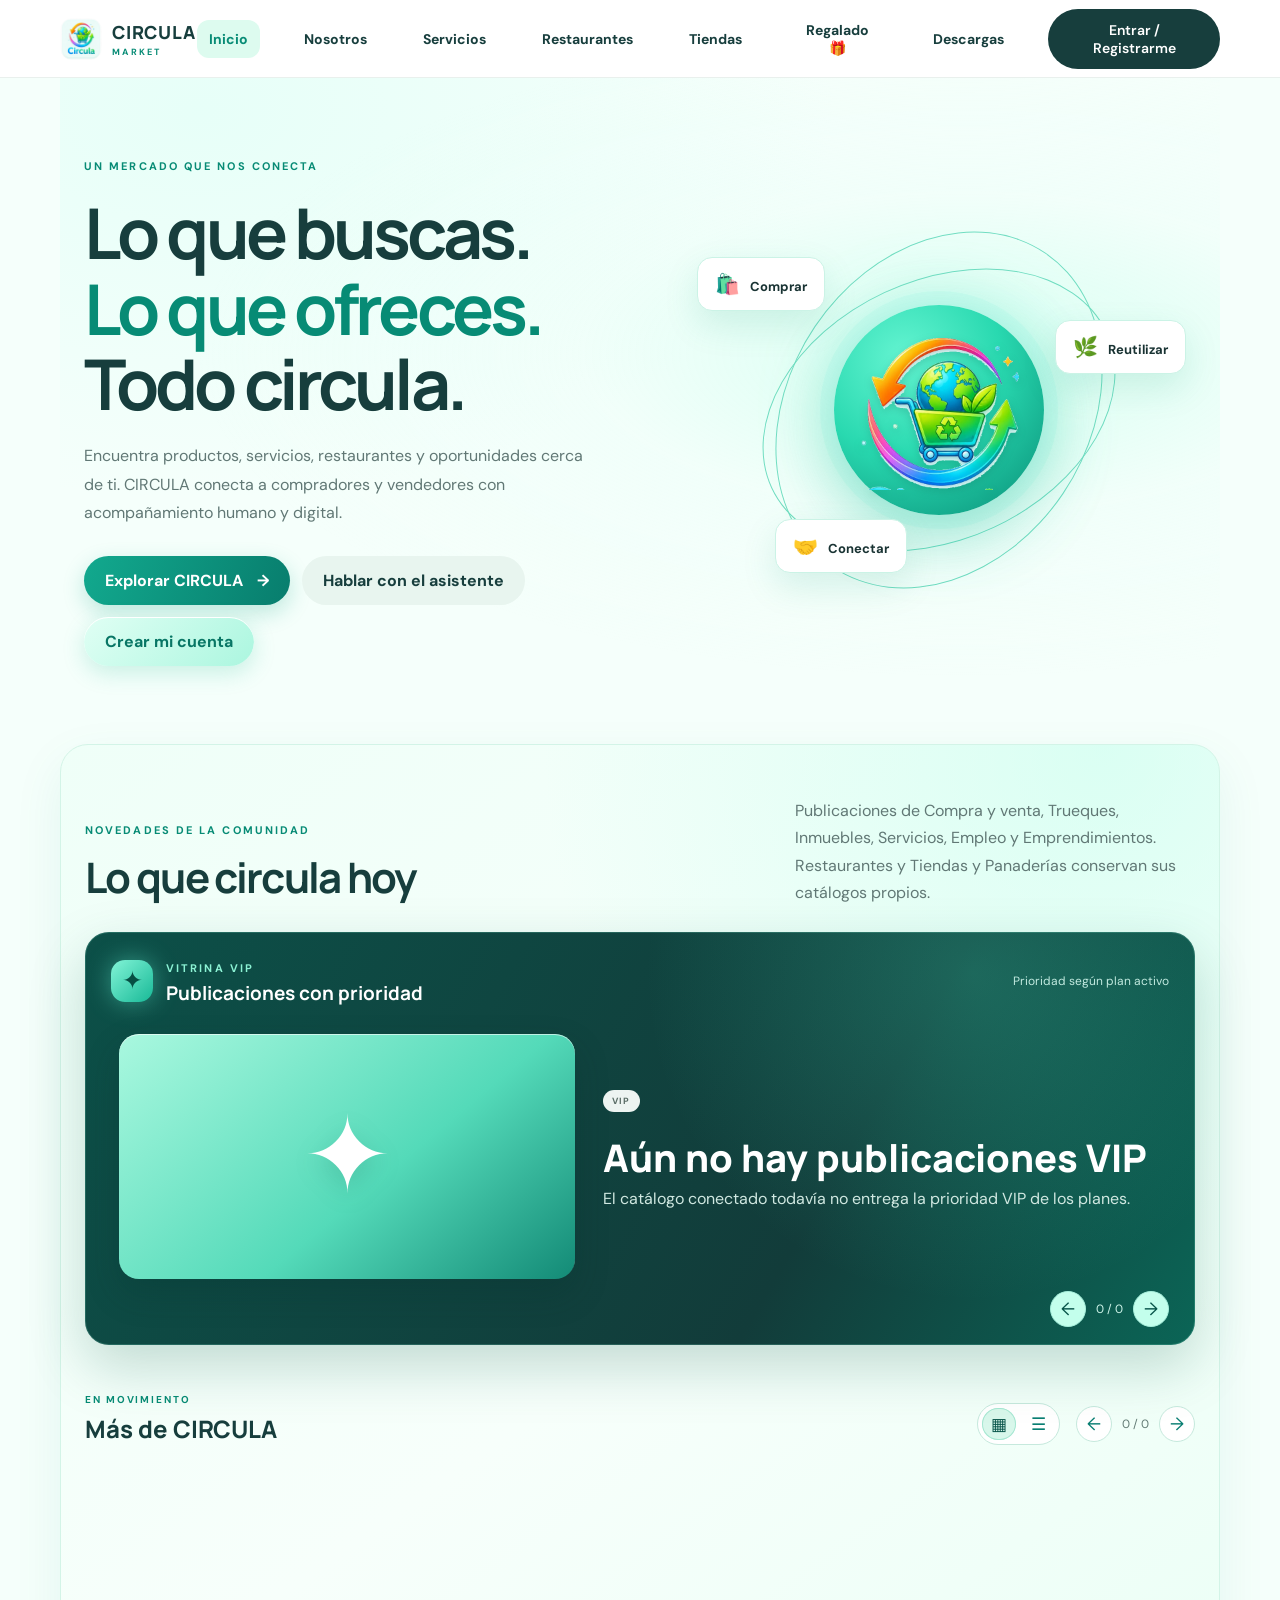
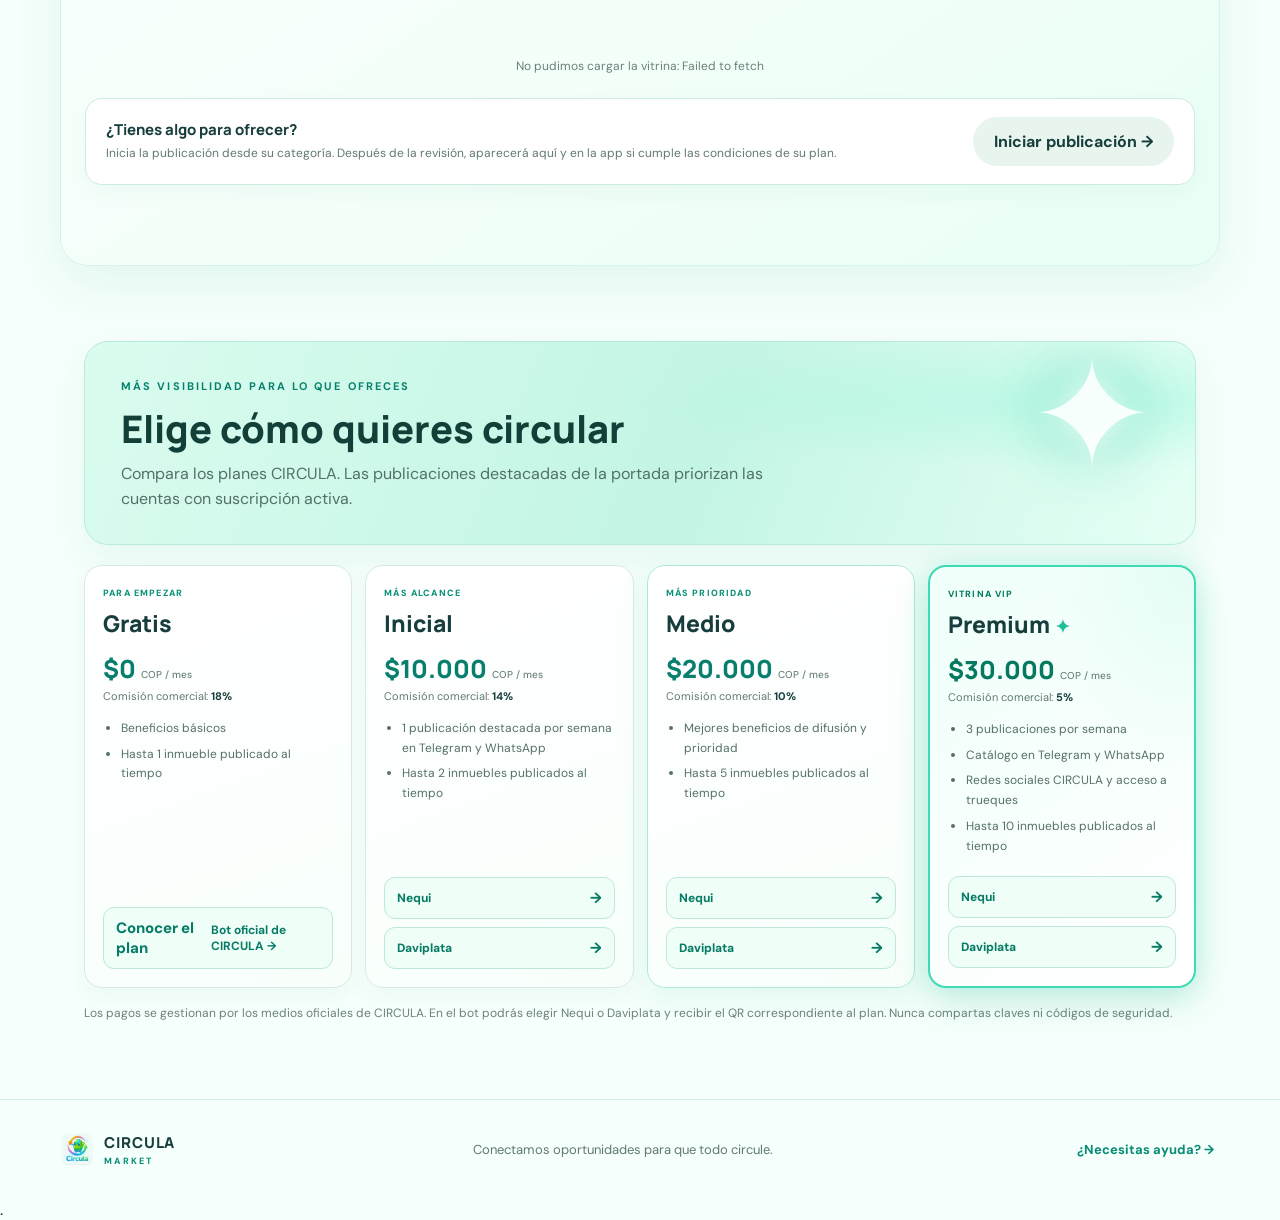
<file: index.html>
<!doctype html>
<html lang="es">
<head>
  <meta charset="utf-8">
  <meta name="viewport" content="width=device-width, initial-scale=1">
  <meta name="theme-color" content="#22c6a3">
  <meta name="description" content="CIRCULA Market conecta personas, negocios y servicios en Colombia.">
  <title>CIRCULA Market</title>
  <link rel="icon" href="assets/circula_logo.jpg">
  <link rel="stylesheet" href="styles.css">
  <link rel="stylesheet" href="styles-bright.css">
  <link rel="stylesheet" href="homepage.css">
  <link rel="stylesheet" href="share.css">
  <link rel="stylesheet" href="password-eye.css">
</head>
<body>
  <header class="topbar">
    <a class="brand" href="#inicio" data-page="inicio" aria-label="CIRCULA Market, inicio">
      <img src="assets/circula_logo.jpg" alt="" width="42" height="42">
      <span>CIRCULA <small>MARKET</small></span>
    </a>
    <button class="menu-toggle" id="menu-toggle" aria-label="Abrir menú" aria-expanded="false">☰</button>
    <nav id="main-nav" aria-label="Navegación principal">
      <button type="button" data-page="inicio" class="page-link active">Inicio</button>
      <button type="button" data-page="nosotros" class="page-link">Nosotros</button>
      <button type="button" data-page="servicios" class="page-link">Servicios</button>
      <button type="button" data-page="restaurantes" class="page-link">Restaurantes</button>
      <button type="button" data-page="tiendas" class="page-link">Tiendas</button>
      <button type="button" data-page="regalado" class="page-link" title="Regala artículos que ya no necesitas o conoce cómo solicitar uno con tu cuenta CIRCULA.">Regalado 🎁</button>
      <button type="button" data-page="descargas" class="page-link">Descargas</button>
      <button type="button" class="page-link" id="mi-suscripcion-nav" hidden data-open-request="mi_suscripcion">📅 Mi suscripción</button>
      <button class="nav-account" data-view="cuenta">Entrar / Registrarme</button>
    </nav>
  </header>

  <main>
    <section class="hero" id="inicio" data-page-section="inicio">
      <div class="hero-copy">
        <span class="eyebrow">UN MERCADO QUE NOS CONECTA</span>
        <h1>Lo que buscas.<br><em>Lo que ofreces.</em><br>Todo circula.</h1>
        <p>Encuentra productos, servicios, restaurantes y oportunidades cerca de ti. CIRCULA conecta a compradores y vendedores con acompañamiento humano y digital.</p>
        <div class="hero-actions"><a class="button primary" href="#explorar">Explorar CIRCULA <span>→</span></a><button class="button soft" data-view="asistente">Hablar con el asistente</button><button class="button account-glow" data-view="cuenta" data-auth-mode="register">Crear mi cuenta</button></div>
      </div>
      <div class="hero-art" aria-hidden="true"><div class="orbit orbit-one"></div><div class="orbit orbit-two"></div><div class="hero-mark"><img src="assets/circula_logo_mark.png" alt=""></div><div class="float-card card-buy">🛍️ <span>Comprar</span></div><div class="float-card card-sell">🌿 <span>Reutilizar</span></div><div class="float-card card-services">🤝 <span>Conectar</span></div></div>
    </section>

    <section class="section about-page" id="nosotros" data-page-section="nosotros" hidden>
      <div class="section-heading"><div><span class="eyebrow">QUIÉNES SOMOS</span><h2>En CIRCULA, las oportunidades se encuentran</h2></div></div>
      <div class="about-grid"><article><span class="about-icon">↻</span><h3>Conectamos</h3><p>CIRCULA ayuda a personas, emprendimientos y negocios a encontrarse para comprar, vender, intercambiar y ofrecer servicios en Colombia.</p></article><article><span class="about-icon">🤝</span><h3>Acompañamos</h3><p>El bot y el asistente virtual orientan cada paso. Cuando hace falta, el equipo humano puede continuar la conversación.</p></article><article><span class="about-icon">🌱</span><h3>Hacemos circular</h3><p>Queremos que productos, talentos, espacios y servicios tengan más oportunidades de llegar a quien los necesita.</p></article></div>
      <div class="about-assistant"><div><span class="eyebrow">¿QUIERES CONOCERNOS MEJOR?</span><h3>Chatea con el asistente de CIRCULA</h3><p>Cuéntanos qué buscas y te ayudaremos a encontrar el siguiente paso.</p></div><button class="button primary" data-view="asistente">Chatear con nosotros →</button></div>
    </section>

    <section class="downloads-page" id="descargas" data-page-section="descargas" hidden>
      <div class="download-hero"><div class="download-copy"><span class="eyebrow">CIRCULA CONTIGO</span><h1>Todo lo que circula,<br><em>en tu celular.</em></h1><p>Prueba la versión beta para Android de CIRCULA Market y explora productos, restaurantes, servicios y oportunidades desde tu teléfono.</p><div class="download-actions"><a class="button primary download-cta" href="#descargas" aria-disabled="true">Abrir descarga en Google Drive</a><span class="download-platform">Android · Archivo APK beta para pruebas</span></div><p class="download-status" id="download-status" role="status">Se abrirá Google Drive; allí pulsa Descargar para guardar CirculaM.apk. Beta de prueba, no Google Play.</p></div>
        <div class="phone-preview" aria-label="Vista ilustrativa de CIRCULA en un celular"><div class="phone-frame"><div class="phone-camera"></div><div class="phone-screen"><div class="phone-top"><img src="assets/circula_logo.jpg" alt=""><span><b>CIRCULA</b><small>MARKET</small></span><span class="phone-user">●</span></div><div class="phone-welcome"><small>TODO CIRCULA</small><strong>¿Qué buscas hoy?</strong><span>Encuentra oportunidades cerca de ti.</span></div><div class="phone-categories"><span>🛍️<small>Productos</small></span><span>🍽️<small>Restaurantes</small></span><span>✨<small>Servicios</small></span><span>🏡<small>Inmuebles</small></span></div><div class="phone-feature"><small>DESTACADO</small><b>Descubre CIRCULA</b><span>Personas y negocios conectados</span></div><div class="phone-nav"><span>⌂</span><span>♡</span><span>＋</span><span>☰</span></div></div></div><span class="phone-orbit phone-orbit-one"></span><span class="phone-orbit phone-orbit-two"></span></div></div>
      <div class="download-details"><article class="download-card download-android"><span class="download-icon">🤖</span><div><span class="eyebrow">ANDROID</span><h2>Descarga directa</h2><p>El enlace abre Google Drive; pulsa Descargar para guardar CirculaM.apk. Esta beta no corresponde a Google Play.</p><span class="release-badge" id="release-version">Próximamente</span></div><a class="button soft download-cta" href="#descargas" aria-disabled="true">Abrir descarga en Google Drive</a></article><article class="download-card"><span class="download-icon">🍎</span><div><span class="eyebrow">IPHONE Y IPAD</span><h2>Versión para iOS</h2><p>La descarga para iPhone se anunciará cuando la app esté disponible en la tienda correspondiente.</p><span class="release-badge">Próximamente</span></div></article></div>
      <div class="download-help"><div><span class="eyebrow">INSTALACIÓN SEGURA</span><h2>Descárgala desde CIRCULA</h2><p>La página abre Google Drive para descargar la beta. Android puede pedir permiso para instalar una APK descargada desde el navegador.</p></div><button type="button" class="button primary" data-view="asistente">¿Tienes dudas? Escríbenos →</button></div>
    </section>

    <section class="marketplace-home" id="vitrina" data-page-section="inicio">
      <div class="section-heading market-heading">
        <div><span class="eyebrow">NOVEDADES DE LA COMUNIDAD</span><h2>Lo que circula hoy</h2></div>
        <p>Publicaciones de Compra y venta, Trueques, Inmuebles, Servicios, Empleo y Emprendimientos. Restaurantes y Tiendas y Panaderías conservan sus catálogos propios.</p>
      </div>
      <section class="vip-showcase" aria-label="Vitrina VIP CIRCULA">
        <div class="vip-heading"><span class="vip-star">✦</span><div><span class="eyebrow">VITRINA VIP</span><h3>Publicaciones con prioridad</h3></div><span class="vip-note">Prioridad según plan activo</span></div>
        <div id="vip-feature" class="vip-feature" aria-live="polite"><div class="vip-placeholder">✦</div><div class="vip-copy"><span class="demo-badge">MUESTRA</span><h4>Cargando publicaciones destacadas…</h4><p>Las publicaciones aprobadas aparecerán aquí.</p></div></div>
        <div class="carousel-controls"><button type="button" id="vip-prev" aria-label="Publicación VIP anterior">←</button><span id="vip-count">0 / 0</span><button type="button" id="vip-next" aria-label="Siguiente publicación VIP">→</button></div>
      </section>
      <div class="market-subheading"><div><span class="eyebrow">EN MOVIMIENTO</span><h3>Más de CIRCULA</h3></div><div class="market-tools"><div class="market-view-switch" role="group" aria-label="Vista de publicaciones"><button type="button" id="market-view-grid" aria-label="Ver en cuadrícula" aria-pressed="true">▦</button><button type="button" id="market-view-list" aria-label="Ver en lista" aria-pressed="false">☰</button></div><div class="carousel-controls"><button type="button" id="market-prev" aria-label="Publicaciones anteriores">←</button><span id="market-count">0 / 0</span><button type="button" id="market-next" aria-label="Siguientes publicaciones">→</button></div></div></div>
      <div id="market-grid" class="market-grid" aria-live="polite"></div>
      <p id="market-status" class="market-status">Cargando publicaciones…</p>
      <div class="market-upload-callout"><div><strong>¿Tienes algo para ofrecer?</strong><span>Inicia la publicación desde su categoría. Después de la revisión, aparecerá aquí y en la app si cumple las condiciones de su plan.</span></div><button type="button" class="button soft" data-open-request="compra_venta_menu">Iniciar publicación →</button></div>
      <div class="market-admin-entry"><button type="button" id="admin-curate" class="button soft" hidden>Administrar publicaciones de portada</button><span id="demo-note" class="demo-note" hidden>Ejemplos demostrativos · no son publicaciones reales</span></div>
      <section id="admin-curation-panel" class="admin-curation-panel" hidden>
        <div class="admin-panel-heading"><div><span class="eyebrow">SOLO PERSONAL AUTORIZADO</span><h3>Alimentar la portada</h3></div><button type="button" id="admin-close" class="text-button">Cerrar ×</button></div>
        <p>Selecciona anuncios aprobados por el equipo. La imagen se toma de la publicación del usuario en el almacenamiento compartido; no se sube una copia a la web. La prioridad VIP se calcula con el plan y su estado de pago.</p>
        <div id="admin-listings" class="admin-listings"><p class="empty-state">Carga las publicaciones disponibles.</p></div><p id="admin-status" class="market-status" role="status"></p>
      </section>
    </section>

    <section class="plans-section" id="planes" data-page-section="inicio">
      <div class="plans-banner"><div><span class="eyebrow">MÁS VISIBILIDAD PARA LO QUE OFRECES</span><h2>Elige cómo quieres circular</h2><p>Compara los planes CIRCULA. Las publicaciones destacadas de la portada priorizan las cuentas con suscripción activa.</p></div><span class="plans-glow" aria-hidden="true">✦</span></div>
      <div class="plans-grid">
        <article class="plan-card"><span class="plan-label">PARA EMPEZAR</span><h3>Gratis</h3><p class="plan-price">$0 <small>COP / mes</small></p><p class="plan-commission">Comisión comercial: <b>18%</b></p><ul><li>Beneficios básicos</li><li>Hasta 1 inmueble publicado al tiempo</li></ul><a class="plan-pay" href="https://t.me/CIRCULAMarketbot" target="_blank" rel="noopener noreferrer"><span>Conocer el plan</span><b>Bot oficial de CIRCULA →</b></a></article>
        <article class="plan-card"><span class="plan-label">MÁS ALCANCE</span><h3>Inicial</h3><p class="plan-price">$10.000 <small>COP / mes</small></p><p class="plan-commission">Comisión comercial: <b>14%</b></p><ul><li>1 publicación destacada por semana en Telegram y WhatsApp</li><li>Hasta 2 inmuebles publicados al tiempo</li></ul><div class="plan-payment-actions"><button type="button" class="plan-pay" data-pay-plan="Inicial" data-provider="Nequi">Nequi <span>→</span></button><button type="button" class="plan-pay" data-pay-plan="Inicial" data-provider="Daviplata">Daviplata <span>→</span></button></div></article>
        <article class="plan-card plan-card-medium"><span class="plan-label">MÁS PRIORIDAD</span><h3>Medio</h3><p class="plan-price">$20.000 <small>COP / mes</small></p><p class="plan-commission">Comisión comercial: <b>10%</b></p><ul><li>Mejores beneficios de difusión y prioridad</li><li>Hasta 5 inmuebles publicados al tiempo</li></ul><div class="plan-payment-actions"><button type="button" class="plan-pay" data-pay-plan="Medio" data-provider="Nequi">Nequi <span>→</span></button><button type="button" class="plan-pay" data-pay-plan="Medio" data-provider="Daviplata">Daviplata <span>→</span></button></div></article>
        <article class="plan-card plan-card-premium"><span class="plan-label">VITRINA VIP</span><h3>Premium <span class="crown">✦</span></h3><p class="plan-price">$30.000 <small>COP / mes</small></p><p class="plan-commission">Comisión comercial: <b>5%</b></p><ul><li>3 publicaciones por semana</li><li>Catálogo en Telegram y WhatsApp</li><li>Redes sociales CIRCULA y acceso a trueques</li><li>Hasta 10 inmuebles publicados al tiempo</li></ul><div class="plan-payment-actions"><button type="button" class="plan-pay" data-pay-plan="Premium" data-provider="Nequi">Nequi <span>→</span></button><button type="button" class="plan-pay" data-pay-plan="Premium" data-provider="Daviplata">Daviplata <span>→</span></button></div></article>
      </div>
      <p class="payment-note">Los pagos se gestionan por los medios oficiales de CIRCULA. En el bot podrás elegir Nequi o Daviplata y recibir el QR correspondiente al plan. Nunca compartas claves ni códigos de seguridad.</p>
    </section>

    <section class="section regalado-page" id="regalado" data-page-section="regalado" hidden>
      <div class="regalado-banner">
        <div class="regalado-symbol" aria-hidden="true">🎁</div>
        <div><span class="eyebrow">DALE OTRA VUELTA</span><h2>Lo que ya no necesitas puede ser justo lo que alguien busca.</h2><p>En CIRCULA puedes ofrecer artículos para regalar y conocer las opciones para solicitar uno. Inicia sesión para continuar; las solicitudes para recibir regalos están sujetas al plan y a la revisión vigente.</p></div>
        <button type="button" class="button primary" data-open-request="regalado" title="Abre el flujo de CIRCULA para conocer las opciones disponibles.">Ver opciones de Regalado →</button>
      </div>
    </section>

    <section class="section" id="explorar" data-page-section="servicios" hidden>
      <div class="section-heading"><div><span class="eyebrow">¿QUÉ NECESITAS HOY?</span><h2>Encuentra tu camino</h2></div><p>Elige una opción para empezar. El equipo de CIRCULA puede acompañarte durante el proceso.</p></div>
      <div class="category-grid" aria-label="Categorías de CIRCULA">
        <article class="category-card" tabindex="0" data-help="Publica algo para vender o encuentra productos ofrecidos por otras personas y comercios."><span class="category-icon">🛍️</span><strong>Compra y venta</strong><small>Comprar, vender o hacer ambas cosas.</small><button type="button" class="text-button" data-open-request="compra_venta_menu">Ver opciones →</button></article>
        <article class="category-card" tabindex="0" data-help="Propón un intercambio de productos o bienes y cuéntanos qué te gustaría recibir a cambio."><span class="category-icon">🔄</span><strong>Trueques / Permutas</strong><small>Intercambia productos o bienes.</small><button type="button" class="text-button" data-open-request="trueque">Iniciar solicitud →</button></article>
        <article class="category-card" tabindex="0" data-help="Ofrece artículos que ya no necesitas o conoce cómo solicitar uno. Para recibir, inicia sesión y revisa los requisitos del plan vigente."><span class="category-icon">🎁</span><strong>Regalado</strong><small>Regala objetos o solicita recibirlos con un plan de pago activo.</small><button type="button" class="text-button" data-open-request="regalado">Ver opciones →</button></article>
        <article class="category-card" tabindex="0" data-help="Encuentra restaurantes por ciudad y tipo de comida, consulta sus menús o solicita vincular tu restaurante."><span class="category-icon">🍔</span><strong>Restaurantes</strong><small>Busca restaurantes o registra el tuyo.</small><button type="button" class="text-button" data-open-request="restaurantes">Ver opciones →</button></article>
        <article class="category-card" tabindex="0" data-help="Explora tiendas y panaderías por ubicación, o inicia la solicitud para vincular tu negocio y sus productos."><span class="category-icon">🏪</span><strong>Tiendas y Panaderías</strong><small>Explora comercios y solicita vincular el tuyo.</small><button type="button" class="text-button" data-open-request="tiendas">Ver opciones →</button></article>
        <article class="category-card" tabindex="0" data-help="Ofrece o busca servicios presenciales y virtuales: fontanería, carpintería, eventos, catering, internet, asistencia virtual, orientación en salud a distancia y más."><span class="category-icon">🛠️</span><strong>Servicios</strong><small>Ofrece o busca servicios presenciales y virtuales.</small><button type="button" class="text-button" data-open-request="servicios">Iniciar solicitud →</button></article>
        <article class="category-card" tabindex="0" data-help="Busca o publica inmuebles para venta o arriendo e indica la ciudad y el tipo de inmueble."><span class="category-icon">🏠</span><strong>Inmuebles</strong><small>Busca o publica para venta y arriendo.</small><button type="button" class="text-button" data-open-request="inmuebles">Ver opciones →</button></article>
        <article class="category-card" tabindex="0" data-help="Encuentra oportunidades de trabajo o registra una necesidad para conectar con personas trabajadoras."><span class="category-icon">💼</span><strong>Empleo</strong><small>Busca trabajo o encuentra trabajadores.</small><button type="button" class="text-button" data-open-request="empleo_menu">Ver opciones →</button></article>
        <article class="category-card" tabindex="0" data-help="Da visibilidad a tu emprendimiento o empresa y conecta con clientes, proveedores y oportunidades comerciales."><span class="category-icon">🚀</span><strong>Emprendedor / empresa</strong><small>Busca clientes o registra tu oferta empresarial.</small><button type="button" class="text-button" data-open-request="empresa">Ver opciones →</button></article>
        <article class="category-card" tabindex="0" data-help="Cuéntanos qué necesitas si no encuentras una categoría adecuada y te orientaremos sobre el siguiente paso."><span class="category-icon">💡</span><strong>Otra necesidad / asesor</strong><small>Cuéntanos qué necesitas y lo registramos.</small><button type="button" class="text-button" data-open-request="otra">Iniciar solicitud →</button></article>
      </div>
      <div class="account-invite">
        <div class="invite-symbol">✦</div>
        <div><span class="eyebrow">TU ESPACIO EN CIRCULA</span><h3>Regístrate o entra a tu cuenta</h3><p>Tu perfil, tus solicitudes y tu estado de verificación estarán vinculados a tu cuenta CIRCULA.</p></div>
        <div class="invite-actions"><button class="button primary" data-view="cuenta" data-auth-mode="register">Crear cuenta</button><button class="button invite-login" data-view="cuenta" data-auth-mode="login">Iniciar sesión</button></div>
      </div>
    </section>

    <section class="restaurant-section" id="tiendas" data-page-section="tiendas" hidden>
      <div class="restaurant-owner-banner"><div><span class="eyebrow">CIRCULA TIENDAS Y PANADERÍAS</span><h2>Productos esenciales cerca de ti</h2><p>Busca por ciudad, tipo de negocio y zona. Los productos solo aparecen después de ser aprobados; el pago se realiza directamente a la tienda.</p></div><button class="button white" id="store-owner-start">Registrar mi tienda desde el chat →</button></div>
      <div class="store-search">
        <label>Municipio o ciudad<input id="store-city" type="search" autocomplete="address-level2" placeholder="Busca y elige un municipio"></label>
        <label>Tipo de negocio<input id="store-type" type="search" placeholder="Ej. panadería"></label>
        <label>Barrio o zona<input id="store-zone" type="search" placeholder="Opcional"></label>
        <button class="button primary" id="store-search-button">Buscar productos</button>
      </div>
      <p id="store-location-status" class="location-status" role="status">Cargando el listado de municipios colombianos…</p>
      <div id="store-results" class="restaurant-grid" aria-live="polite"></div>
      <div class="store-plans">
        <h3>Suscripción mensual para comercios · sin comisión por venta</h3>
        <p>Hasta 50 productos: <strong>$50.000 COP/mes</strong> · Hasta 299 productos: <strong>$100.000 COP/mes</strong> · 300 o más: <strong>$200.000 COP/mes</strong>.</p>
        <p>El registro de cada tienda lo aprueba un administrador. Los productos aprobados son visibles en el catálogo; los casos dudosos pasan a revisión administrativa.</p>
      </div>
    </section>

    <section class="restaurant-section" id="restaurantes" data-page-section="restaurantes" hidden>
      <div class="restaurant-owner-banner"><div><span class="eyebrow">PARA RESTAURANTES</span><h2>¿Tienes un restaurante?</h2><p>¿Qué esperas para vincularlo a CIRCULA? Presenta tu negocio y crea un menú para que más personas te encuentren.</p></div><button class="button white" id="restaurant-owner-start">Registrar mi restaurante →</button></div>
      <form id="restaurant-register-form" class="category-request-form restaurant-register-form" hidden>
        <div class="section-heading"><div><span class="eyebrow">REGISTRO DIRECTO · WEB</span><h3>Vincula tu restaurante</h3></div><button type="button" class="text-button" id="restaurant-register-close">Cerrar ×</button></div>
        <label>Nombre del restaurante<input name="nombre" maxlength="120" required></label>
        <label>Descripción<textarea name="descripcion" maxlength="1200" rows="3"></textarea></label>
        <label>Municipio<input id="restaurant-register-city" name="municipio" list="colombia-municipalities" placeholder="Elige tu municipio" required></label>
        <label>Tipo de comida<select name="categoria_slug" id="restaurant-register-category" required></select></label>
        <label>Barrio o zona<input name="zona" maxlength="160"></label>
        <label>Horario<input name="horario" maxlength="240"></label>
        <label>Entrega<select name="modalidad_entrega" required><option value="">Elige una opción</option><option>Domicilio propio</option><option>Recoger en el restaurante</option><option>Por definir</option></select></label>
        <label>Logo o imagen del restaurante<input name="logo" type="file" accept="image/jpeg,image/png,image/webp" required></label>
        <label>Documento del negocio<input name="documento" type="file" accept="application/pdf,image/jpeg,image/png" required></label>
        <label>Tipo de documento<select name="documento_tipo" required><option value="">Elige el documento</option><option>RUT</option><option>Cámara de Comercio</option></select></label>
        <button class="button primary" type="submit">Enviar registro</button><p id="restaurant-register-status" class="status-note" role="status"></p>
      </form>
      <div class="restaurant-plan-banner"><div><span class="eyebrow">CRECE CON CIRCULA</span><h3>Haz que tu restaurante llegue más lejos</h3><p>Inicial incluye una publicación destacada semanal en Telegram y WhatsApp; Medio mejora la difusión y prioridad; Premium ofrece 3 publicaciones por semana, catálogo en Telegram y WhatsApp, promoción en redes CIRCULA y acceso a trueques. Los cupos vigentes son 2, 5 y 10 inmuebles para Inicial, Medio y Premium.</p></div><button class="button primary" data-page="inicio" data-scroll-target="planes">Ver planes y beneficios →</button></div>
      <div class="section-heading restaurant-heading"><div><span class="eyebrow">PARA QUIENES QUIEREN DISFRUTAR</span><h2>Encuentra tu próximo restaurante</h2></div><p>Busca por ciudad, centro poblado o tipo de comida.</p></div>
      <p class="section-intro">Busca por municipio o ciudad de Colombia. El listado oficial DIVIPOLA identifica cada municipio junto con su departamento.</p>
      <div class="restaurant-search"><label class="sr-only" for="catalog-city">Municipio o ciudad</label><input id="catalog-city" placeholder="Busca un municipio o ciudad" autocomplete="address-level2"><label class="sr-only" for="catalog-zone">Barrio o sector</label><input id="catalog-zone" placeholder="Barrio o sector (opcional)"><label for="catalog-type">Tipo de restaurante<select id="catalog-type" disabled><option value="">Cargando tipos de restaurante…</option></select></label><button id="catalog-search" class="button primary">Buscar restaurantes</button></div>
      <p id="location-status" class="location-status" aria-live="polite">Cargando el listado de municipios colombianos…</p>
      <p id="zone-status" class="location-status" role="status" hidden></p>
      <div class="restaurant-registration-hint"><span>¿Tu municipio, corregimiento o centro poblado no aparece?</span><button type="button" class="text-button" id="location-request">Pedir que lo agreguemos →</button></div>
      <div id="catalog-results" class="restaurant-grid"></div>
      <p class="status-note restaurant-disclaimer">En esta etapa puedes explorar perfiles y menús publicados. Los pedidos y pagos dentro de CIRCULA todavía requieren integración adicional. El bot permite a cada restaurante administrar categorías, productos, fotos, precios y descripciones; usa el asistente para iniciar la vinculación.</p>
    </section>

    <section class="assistant-band" id="asistente" data-page-section="nosotros" hidden>
      <div class="assistant-orb">✦</div><div><span class="eyebrow">SIEMPRE HAY UNA FORMA DE EMPEZAR</span><h2>¿Tienes una pregunta?</h2><p>El asistente de CIRCULA puede orientarte y ayudarte a encontrar el siguiente paso.</p></div><button class="button white" data-view="asistente">Conversar ahora <span>→</span></button>
    </section>

    <section class="panel section" id="app-view" hidden>
      <div class="view-header"><button id="back-home" class="back-button">← Inicio</button><span class="eyebrow" id="view-eyebrow">CIRCULA MARKET</span></div>
      <div id="menu-view" hidden></div>
      <div id="assistant-view" hidden>
        <h2>Asistente CIRCULA</h2><p class="section-intro">Conversa con el asistente para conocer opciones y resolver tus dudas.</p>
        <div id="chat-messages" class="chat-box" aria-live="polite"></div>
        <form id="chat-form" class="chat-compose"><label class="sr-only" for="chat-text">Tu mensaje o pie de foto</label><textarea id="chat-text" maxlength="1200" rows="2" placeholder="Escribe un mensaje o el pie de foto antes de adjuntar una imagen" required></textarea><label class="button soft chat-attach" for="chat-file" title="Adjuntar foto, video o documento">📎<span class="sr-only">Adjuntar archivo</span></label><input id="chat-file" type="file" accept="image/*,video/*,.pdf,.doc,.docx,.xls,.xlsx" hidden><button class="button primary" type="submit">Enviar ↑</button></form>
        <p id="chat-status" class="status-note" role="status"></p>
      </div>
      <div id="account-view" hidden>
        <h2>Mi cuenta CIRCULA</h2><p class="section-intro">Inicia sesión o solicita vincular tu cuenta existente. La verificación de identidad la revisa el equipo.</p>
        <div class="account-tabs"><button class="selected" data-auth-tab="login">Iniciar sesión</button><button data-auth-tab="register">Crear cuenta</button><button data-auth-tab="link">Ya tengo código</button></div>
        <form id="login-form" class="account-form"><label>Código CIRCULA<input name="codigo" autocomplete="username" placeholder="CIRC-00001" pattern="CIRC-[0-9]{4,}" required></label><label>Contraseña<input name="contrasena" type="password" autocomplete="current-password" required></label><button class="button primary" type="submit">Entrar</button></form>
        <form id="signup-form" class="account-form" hidden>
          <div class="form-intro"><strong>Crear una cuenta nueva</strong><span>Al completar los datos y enviar los documentos, tu registro quedará pendiente de revisión, igual que en el bot.</span></div>
          <input type="hidden" name="terminos_version" value="">
          <label>Nombre completo<input name="nombre" autocomplete="name" minlength="3" maxlength="120" required></label>
          <label>Correo electrónico<input name="correo" type="email" autocomplete="email" maxlength="254" required></label>
          <label>Celular / WhatsApp<input name="telefono" type="tel" autocomplete="tel" minlength="7" maxlength="24" required></label>
          <label>Municipio o ciudad de residencia<input name="municipio" autocomplete="address-level2" placeholder="Busca y elige tu municipio" required></label>
          <input type="hidden" name="codigo_municipio">
          <small id="signup-location-status" class="location-status" role="status">Cargando el listado oficial de municipios…</small>
          <label>Fecha de nacimiento<input name="fecha_nacimiento" type="date" autocomplete="bday" required><small>Debe coincidir con la fecha que aparece en tu documento.</small></label>
          <label>Contraseña<input name="contrasena" type="password" minlength="12" autocomplete="new-password" required><small>Mínimo 12 caracteres.</small></label>
          <label>Repite la contraseña<input name="confirmacion" type="password" minlength="12" autocomplete="new-password" required></label>
          <fieldset class="ambassador-box"><legend>Si te está invitando un Embajador de CIRCULA:</legend>
            <label class="check-row"><input type="radio" name="invitado_embajador" value="si"><span>SÍ, pon aquí el código que te suministró</span></label>
            <label class="check-row"><input type="radio" name="invitado_embajador" value="no" checked><span>NO, continuar con el registro</span></label>
            <label id="ambassador-code-row" hidden>Código del Embajador<input name="ref" maxlength="12" autocomplete="off" placeholder="EMB-AB12CD" style="text-transform:uppercase"></label>
          </fieldset>
          <label class="check-row"><input name="confirma_mayoria_edad" type="checkbox" required><span>Confirmo que soy mayor de 18 años.</span></label>
          <details class="terms-summary"><summary>Leer los términos vigentes de CIRCULA</summary><p id="signup-terms-text">Al abrir esta opción, se consultará la versión oficial del servidor de CIRCULA.</p></details>
          <label class="check-row"><input name="acepta_terminos" type="checkbox" required><span>Acepto los términos de CIRCULA.</span></label>
          <label class="check-row"><input name="autoriza_datos" type="checkbox" required><span>Autorizo el tratamiento de mis datos para gestionar mi cuenta y verificar mi identidad.</span></label>
          <label>Documento de identidad · cara frontal<input name="documento_frontal" type="file" accept="image/jpeg,image/png" required></label>
          <label>Documento de identidad · cara posterior<input name="documento_posterior" type="file" accept="image/jpeg,image/png" required></label>
          <p class="status-note">Sube imágenes JPG o PNG, de máximo 5 MB cada una. Los documentos se envían al servidor seguro de CIRCULA para revisión; no quedan guardados en esta página.</p>
          <button class="button primary" type="submit">Enviar registro para revisión</button>
        </form>
        <form id="link-form" class="account-form" hidden><div class="form-intro"><strong>Vincular una cuenta existente</strong><span>Usa el código que ya recibiste en Telegram. Esto no crea otro perfil ni cambia tu plan.</span></div><label>Código CIRCULA<input name="codigo" placeholder="CIRC-00001" pattern="CIRC-[0-9]{4,}" required></label><label>Contraseña nueva<input name="contrasena" type="password" minlength="12" autocomplete="new-password" required></label><label>Repite la contraseña<input name="confirmacion" type="password" minlength="12" autocomplete="new-password" required></label><label>Documento, cara frontal<input name="documento_frontal" type="file" accept="image/jpeg,image/png" required></label><label>Documento, cara posterior<input name="documento_posterior" type="file" accept="image/jpeg,image/png" required></label><p class="status-note">Cada imagen debe ser JPG o PNG y pesar máximo 5 MB. La vinculación queda pendiente de aprobación.</p><button class="button primary" type="submit">Solicitar vinculación</button></form>
        <div id="account-result" class="status-note" role="status"></div>
      </div>
      <div id="profile-view" hidden></div>
      <div id="subscription-view" hidden>
        <h2>📅 Mi suscripción</h2>
        <p class="section-intro" id="subscription-status">Cargando tu información de suscripción…</p>
        <div id="subscription-details"></div>
        <button class="button soft" id="renew-subscription" hidden>Renovar ahora →</button>
      </div>
    </section>
  </main>
  <dialog id="payment-dialog" class="payment-dialog"><button type="button" id="payment-dialog-close" class="dialog-close" aria-label="Cerrar">×</button><span class="eyebrow">PAGO OFICIAL CIRCULA</span><h2 id="payment-dialog-title">Pagar plan</h2><p id="payment-dialog-copy"></p><a id="payment-dialog-go" class="button primary" href="https://t.me/CIRCULAMarketbot" target="_blank" rel="noopener noreferrer">Abrir el bot oficial →</a><p class="payment-note">El bot te entrega el QR vigente de Nequi o Daviplata y recibe el comprobante para revisión.</p></dialog>
      <footer><a class="brand footer-brand" href="#inicio" data-page="inicio"><img src="assets/circula_logo.jpg" alt="" width="34" height="34"><span>CIRCULA <small>MARKET</small></span></a><span>Conectamos oportunidades para que todo circule.</span><button class="text-button" data-page="nosotros" data-scroll-target="asistente">¿Necesitas ayuda? →</button></footer>
  <div id="toast" class="toast" role="status" aria-live="polite"></div>
  <datalist id="colombia-municipalities"></datalist>
  <script src="password-eye.js" defer></script><script src="config.js"></script><script src="municipalities.js"></script><script src="app.js"></script><script src="homepage.js"></script><script src="locations.js"></script>
  <script src="vinculacion.js"></script>.
</body>
</html>
</file>
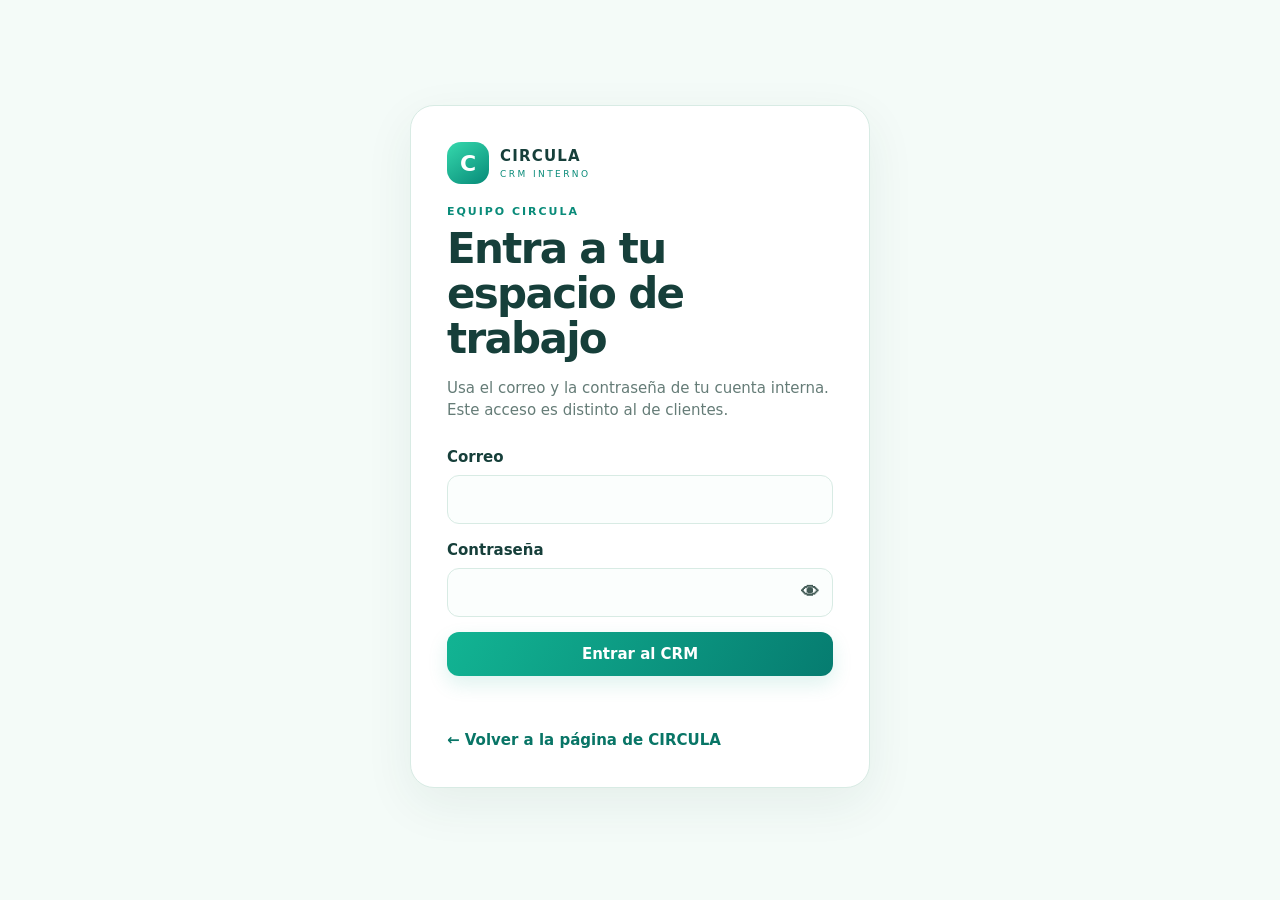
<file: crm.html>
<!doctype html>
<html lang="es">
<head>
  <meta charset="utf-8">
  <meta name="viewport" content="width=device-width,initial-scale=1">
  <meta name="theme-color" content="#e8faf4">
  <title>CRM interno · CIRCULA Market</title>
  <link rel="stylesheet" href="crm.css">
  <link rel="stylesheet" href="password-eye.css">
</head>
<body>
  <main class="shell">
    <section id="login-card" class="login-card">
      <a class="brand" href="index.html" aria-label="Volver a CIRCULA">
        <span class="brand-mark">C</span><span><strong>CIRCULA</strong><small>CRM INTERNO</small></span>
      </a>
      <p class="eyebrow">EQUIPO CIRCULA</p>
      <h1>Entra a tu espacio de trabajo</h1>
      <p class="muted">Usa el correo y la contraseña de tu cuenta interna. Este acceso es distinto al de clientes.</p>
      <form id="login-form" class="stack">
        <label>Correo<input name="email" type="email" autocomplete="username" required></label>
        <label>Contraseña<input name="contrasena" type="password" autocomplete="current-password" required></label>
        <button class="button primary">Entrar al CRM</button>
      </form>
      <p id="login-message" class="notice" role="status"></p>
      <a class="back-link" href="index.html">← Volver a la página de CIRCULA</a>
    </section>

    <section id="crm-app" hidden>
      <header class="topbar">
        <a class="brand" href="index.html"><span class="brand-mark">C</span><span><strong>CIRCULA</strong><small>CRM INTERNO</small></span></a>
        <div class="user-controls">
          <div class="identity"><strong id="staff-name"></strong><small id="staff-role"></small></div>
          <label class="status-label">Mi estado
            <select id="staff-status">
              <option value="disponible">Disponible</option><option value="descanso">Descanso</option>
              <option value="bano">Baño</option><option value="capacitacion">Capacitación</option><option value="offline">Desconectado</option>
            </select>
          </label>
          <button id="logout" class="button subtle">Salir</button>
        </div>
      </header>
      <nav id="tabs" class="tabs" aria-label="Secciones internas">
        <button data-tab="inicio" class="selected">Resumen</button>
        <button data-tab="casos">Conversaciones</button>
        <button data-tab="moderacion" data-permission="moderar_publicaciones">Publicaciones por aprobar</button>
        <button data-tab="equipo" data-permission="supervisar_brokers">Equipo</button>
        <button data-tab="usuarios" data-permission="gestionar_usuarios">Usuarios y permisos</button>
        <button data-tab="embajadores" data-permission="gestionar_embajadores">Embajadores</button>
        <button data-tab="salas" data-any="ver_casos_todos,ver_casos_propios">Salas y coincidencias</button>
        <button data-tab="buzon" data-permission="ver_buzon">Buzón de usuarios</button>
        <button data-tab="permisos" data-role="superadministrador">Permisos</button>
      </nav>
      <p id="global-message" class="notice" role="status"></p>
      <section id="tab-inicio" class="tab-panel">
        <div class="welcome"><p class="eyebrow">OPERACIÓN EN VIVO</p><h1>Hola, <span id="welcome-name"></span></h1><p class="muted">El panel se actualiza automáticamente cada pocos segundos.</p></div>
        <div class="stats"><article><small>Casos activos</small><strong id="active-count">—</strong></article><article><small>Sin asignar</small><strong id="unassigned-count">—</strong></article><article><small>Personas del equipo</small><strong id="team-count">—</strong></article></div>
        <div class="panel"><div class="panel-heading"><div><p class="eyebrow">ATENCIÓN</p><h2>Casos recientes</h2></div><button class="button subtle" data-open-tab="casos">Ver conversaciones</button></div><div id="recent-cases" class="case-list"></div></div>
      </section>
      <section id="tab-casos" class="tab-panel" hidden>
        <div class="page-heading"><div><p class="eyebrow">ATENCIÓN AL CLIENTE</p><h1>Conversaciones</h1><p class="muted">Brokers atienden al comprador y al vendedor desde el mismo caso.</p></div><select id="case-filter"><option value="activos">Activos</option><option value="Abierto">Abiertos</option><option value="Asignado">Asignados</option><option value="Cerrado">Cerrados</option></select></div>
        <div class="workspace"><div id="case-list" class="case-list panel"></div><article id="case-detail" class="panel detail"><p class="empty">Elige un caso para ver la conversación.</p></article></div>
      </section>
      <section id="tab-moderacion" class="tab-panel" hidden>
        <div class="page-heading"><div><p class="eyebrow">PUBLICACIONES</p><h1>Revisión antes de vitrina</h1><p class="muted">Solo al aprobarse, el anuncio aparece en web y app. Se muestran ofertas de las categorías habilitadas, no solicitudes de búsqueda.</p></div><button id="refresh-listings" class="button subtle">Actualizar</button></div>
        <div class="workspace"><div id="listing-review-list" class="case-list panel"></div><article id="listing-review-detail" class="panel detail"><p class="empty">Elige una publicación para revisarla.</p></article></div>
      </section>
      <section id="tab-equipo" class="tab-panel" hidden>
        <div class="page-heading"><div><p class="eyebrow">COORDINACIÓN</p><h1>Equipo</h1><p class="muted">Disponibilidad del personal y brokers.</p></div><button id="refresh-team" class="button subtle">Actualizar</button></div>
        <div class="panel table-wrap"><table><thead><tr><th>Nombre</th><th>Rol</th><th>Estado</th><th>Última actualización</th></tr></thead><tbody id="team-rows"></tbody></table></div>
      </section>
      <section id="tab-usuarios" class="tab-panel" hidden>
        <div class="page-heading"><div><p class="eyebrow">ACCESOS</p><h1>Crear usuario interno</h1><p class="muted">La contraseña se guarda protegida. El servidor decide los permisos de cada cuenta.</p></div></div>
        <form id="create-user-form" class="panel form-grid">
          <label>Nombre completo<input name="nombre" required maxlength="120"></label>
          <label>Correo de acceso<input name="email" type="email" required maxlength="200"></label>
          <label>Rol<select name="rol" required><option value="broker">Broker</option><option value="coordinador">Coordinador</option><option value="administrador">Administrador</option><option value="manager_general">Manager general</option><option value="tecnico_inspector">Técnico inspector</option><option value="logistica">Logística</option></select></label>
          <label>Contraseña inicial<input name="contrasena" type="password" minlength="12" required autocomplete="new-password"><small>Mínimo 12 caracteres; entrégala al usuario por un medio privado.</small></label>
          <label>Telegram ID <small>Opcional para enlazar el canal del bot.</small><input name="telegram_id" inputmode="numeric"></label>
          <label>WhatsApp del personal <small>Opcional, solo dígitos y código de país.</small><input name="whatsapp" inputmode="tel"></label>
          <div class="form-actions"><button class="button primary">Crear acceso</button><span id="create-user-message" class="muted"></span></div>
        </form>
        <div class="panel table-wrap"><h2>Directorio de usuarios</h2><p class="muted">Haz clic en un nombre para ver y ajustar sus permisos.</p><table><thead><tr><th>Nombre</th><th>Correo</th><th>Rol</th><th>Estado</th><th></th></tr></thead><tbody id="user-rows"></tbody></table></div>
        <div id="audit-panel" class="panel" hidden><h2>Auditoría de permisos</h2><div id="audit-list" class="case-list"></div></div>
      </section>
      <section id="tab-embajadores" class="tab-panel" hidden>
        <div class="page-heading"><div><p class="eyebrow">PROGRAMA DE EMBAJADORES</p><h1>Embajadores</h1><p class="muted">Crea Embajadores, revisa si completaron datos y contrato, y liquida cada mes.</p></div><button id="refresh-emb" class="button subtle">Actualizar</button></div>
        <form id="emb-form" class="panel form-grid"><label>Código CIRCULA del nuevo Embajador<input name="codigo_circula" placeholder="CIRC-000123" required maxlength="20"></label><div class="form-actions"><button class="button primary">Crear Embajador</button><span id="emb-message" class="muted"></span></div></form>
        <div class="panel table-wrap"><h2>Embajadores</h2><table><thead><tr><th>Código</th><th>Nombre</th><th>Estado</th><th>Contrato</th><th>Falta</th><th>Vinculados</th><th>Ventas del mes</th><th></th></tr></thead><tbody id="emb-rows"></tbody></table></div>
        <div class="panel"><h2>Liquidación mensual</h2><div class="inline"><input id="liq-periodo" placeholder="2026-11" maxlength="7"><button id="liq-ver" class="button subtle" type="button">Ver liquidación</button><button id="liq-cerrar" class="button primary" type="button" hidden>Cerrar mes (superadmin)</button></div><p id="liq-message" class="muted"></p><div id="liq-result" class="table-wrap"></div></div>
        <div id="emb-config-panel" class="panel" hidden><h2>Reglas del programa (superadmin)</h2><div id="emb-config"></div></div>
      </section>
      <section id="tab-salas" class="tab-panel" hidden>
        <div class="page-heading"><div><p class="eyebrow">NEGOCIACIÓN GUIADA</p><h1>Salas y coincidencias</h1><p class="muted">Cada sala tiene dos conversaciones separadas: el comprador y el vendedor solo hablan con el asesor, nunca entre sí.</p></div><button id="refresh-salas" class="button subtle">Actualizar</button></div>
        <div id="salas-resumen" class="stats"></div>
        <nav class="tabs sub" id="salas-subtabs"><button data-sub="salas" class="selected">Salas</button><button data-sub="coinc">Coincidencias</button><button data-sub="bv">Asesor virtual</button></nav>
        <div id="sub-salas">
          <div class="inline"><label class="inline"><input type="checkbox" id="salas-cerradas"> Ver también las cerradas</label></div>
          <div class="workspace"><div id="salas-list" class="case-list panel"></div><article id="sala-detail" class="panel detail"><p class="empty">Elige una sala.</p></article></div>
        </div>
        <div id="sub-coinc" hidden>
          <div class="inline"><select id="coinc-estado"><option value="">Todos los estados</option><option>Nueva</option><option>Notificada</option><option>Respondida</option><option>En_caso</option><option>Descartada</option><option>Cerrada</option></select></div>
          <div class="panel table-wrap"><table><thead><tr><th>#</th><th>Busca</th><th>Ofrece</th><th>Ciudad</th><th>Puntaje</th><th>Estado</th><th>Creada</th></tr></thead><tbody id="coinc-rows"></tbody></table></div>
        </div>
        <div id="sub-bv" hidden>
          <div class="panel"><h2>Asesor virtual 24 horas</h2><p id="bv-estado" class="muted"></p><p class="muted">Atiende solo cuando no hay ninguna persona conectada, se presenta siempre como asesor virtual, no cierra ni acepta precios y pasa a una persona todo lo delicado. Aprende de las respuestas de los brokers reales: lo aprendido queda <b>pendiente</b> hasta que alguien lo apruebe.</p></div>
          <div class="inline"><select id="bv-filtro"><option value="pendiente">Pendientes de aprobar</option><option value="aprobada">Aprobadas</option><option value="rechazada">Rechazadas</option><option value="">Todas</option></select></div>
          <div class="panel table-wrap"><table><thead><tr><th>Categoría</th><th>Cuando la persona dice…</th><th>Respuesta</th><th>Origen</th><th>Usos</th><th>Útil</th><th></th></tr></thead><tbody id="bv-rows"></tbody></table></div>
          <form id="bv-form" class="panel form-grid" hidden><label>Categoría<input name="categoria" placeholder="precio_objecion" required maxlength="40"></label><label>Cuando la persona dice…<input name="situacion" maxlength="300"></label><label style="grid-column:1/-1">Respuesta<textarea name="texto" required maxlength="700" rows="3"></textarea></label><div class="form-actions"><button class="button primary">Agregar respuesta aprobada</button><span id="bv-msg" class="muted"></span></div></form>
        </div>
      </section>
      <section id="tab-buzon" class="tab-panel" hidden>
        <div class="page-heading"><div><p class="eyebrow">COMUNICACIÓN INTERNA</p><h1>Buzón de usuarios</h1><p class="muted">Responde consultas dirigidas al equipo coordinador.</p></div><button id="refresh-inbox" class="button subtle">Actualizar</button></div>
        <div class="workspace"><div id="inbox-list" class="case-list panel"></div><article id="inbox-detail" class="panel detail"><p class="empty">Elige una conversación.</p></article></div>
      </section>
      <section id="tab-permisos" class="tab-panel" hidden>
        <div class="page-heading"><div><p class="eyebrow">CONTROL DEL SUPERADMINISTRADOR</p><h1>Permisos por rol</h1><p class="muted">El superadministrador siempre conserva acceso total. Los cambios se guardan en el servidor.</p></div></div>
        <form id="permission-form" class="panel form-grid"><label>Rol<select name="rol" id="permission-role"></select></label><label>Permiso<select name="permiso" id="permission-name"></select></label><label>Acceso<select name="permitido"><option value="true">Permitir</option><option value="false">Denegar</option></select></label><div class="form-actions"><button class="button primary">Guardar permiso</button><span id="permission-message" class="muted"></span></div></form>
        <div id="permission-matrix" class="panel"></div>
      </section>
    </section>
  </main>
  <div id="drawer-bg" class="drawer-bg" hidden></div>
  <aside id="drawer" class="drawer" hidden aria-label="Permisos del usuario"><div class="drawer-head"><div><h2 id="drawer-name"></h2><small id="drawer-sub"></small></div><button id="drawer-close" class="button subtle" type="button">Cerrar</button></div><p id="drawer-note" class="notice"></p><div id="drawer-body"></div><div class="drawer-foot"><button id="drawer-restore" class="button subtle" type="button">Restaurar permisos por defecto del rol</button></div></aside>
  <script src="config.js"></script><script src="password-eye.js"></script><script src="crm.js"></script>
</body>
</html>
</file>
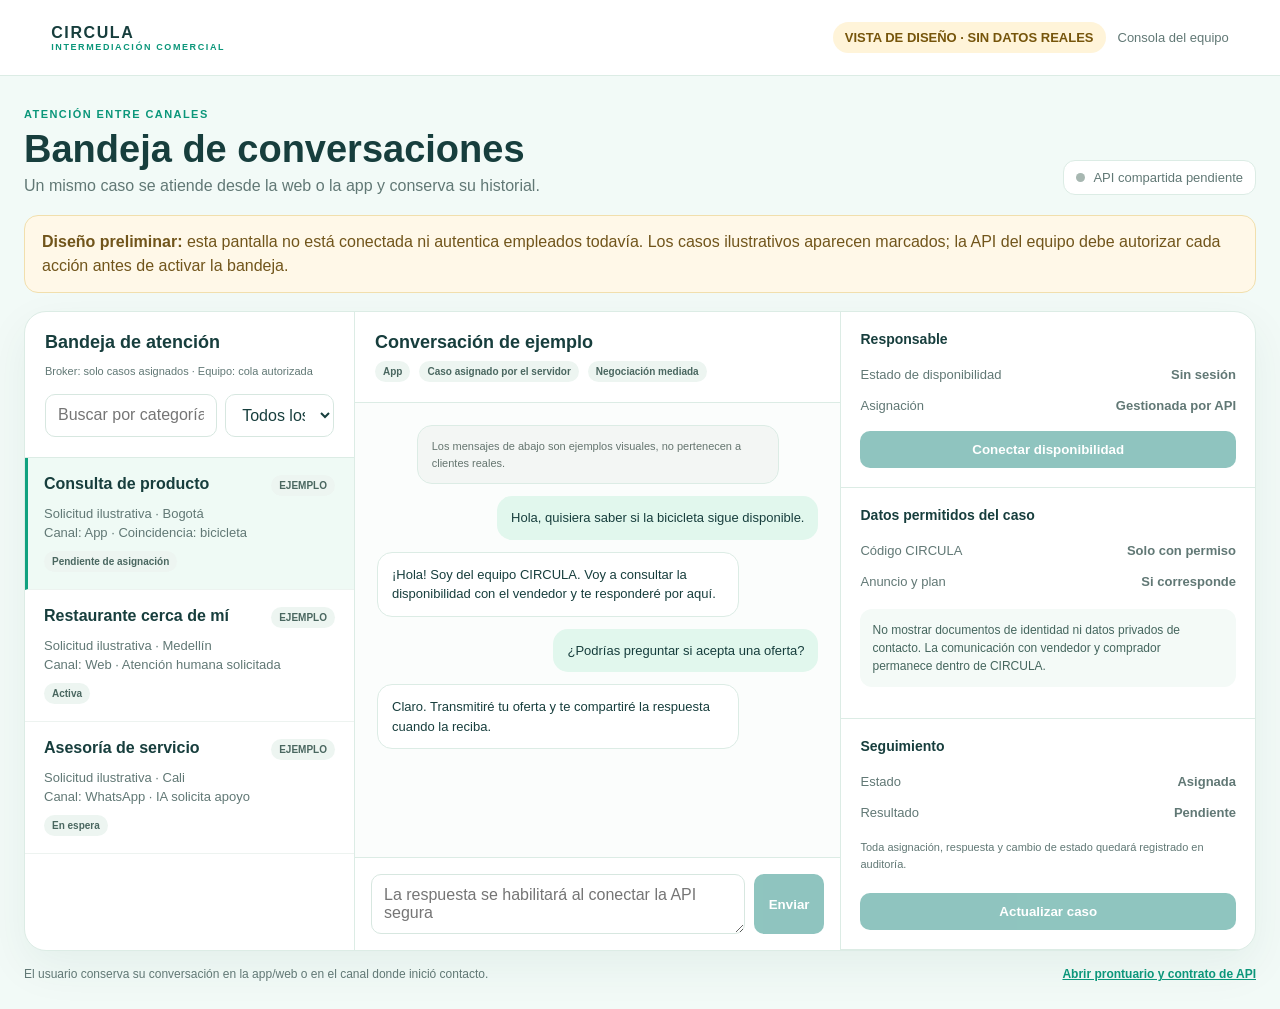
<file: equipo_intermediacion.html>
<!doctype html>
<html lang="es"><head><meta charset="utf-8"><meta name="viewport" content="width=device-width,initial-scale=1"><meta name="theme-color" content="#22c6a3"><title>Intermediación del equipo · CIRCULA</title><style>
:root{font-family:Inter,"DM Sans",Arial,sans-serif;color:#173e3d;background:#f2faf7;--mint:#0b967a;--line:#dcece5;--muted:#617875}*{box-sizing:border-box}body{margin:0}.top{height:76px;background:#fff;border-bottom:1px solid var(--line);display:flex;align-items:center;justify-content:space-between;padding:0 4vw;position:sticky;top:0;z-index:4}.brand{font-weight:850;letter-spacing:.1em;color:#173e3d}.brand small{display:block;font-size:9px;color:var(--mint)}.label{font-size:11px;letter-spacing:.13em;text-transform:uppercase;color:var(--mint);font-weight:800}.top-right{display:flex;align-items:center;gap:12px;color:var(--muted);font-size:13px}.demo{background:#fff4d9;color:#76550b;padding:8px 12px;border-radius:999px;font-weight:750}.wrap{max-width:1440px;margin:28px auto;padding:0 24px}.intro{display:flex;justify-content:space-between;align-items:end;gap:20px;margin-bottom:20px}.intro h1{font-size:clamp(27px,4vw,38px);margin:6px 0}.intro p{margin:0;color:var(--muted)}.status{display:inline-flex;align-items:center;gap:8px;padding:9px 12px;background:#fff;border:1px solid var(--line);border-radius:12px;color:var(--muted);font-size:13px}.dot{width:9px;height:9px;border-radius:50%;background:#a7b7b1}.notice{padding:14px 17px;margin-bottom:18px;background:#fff8e8;border:1px solid #f1dfad;border-radius:14px;color:#71551b;line-height:1.5}.layout{display:grid;grid-template-columns:330px minmax(300px,1fr) minmax(280px,.85fr);min-height:620px;border:1px solid var(--line);border-radius:22px;background:#fff;overflow:hidden;box-shadow:0 16px 45px #12483a10}.queue{border-right:1px solid var(--line)}.queue-head,.chat-head,.profile-head{padding:20px;border-bottom:1px solid var(--line)}.queue-head h2,.chat-head h2,.profile-head h2{font-size:18px;margin:0 0 8px}.filters{display:flex;gap:8px;margin-top:14px}input,select,textarea{font:inherit;border:1px solid #d7e7e0;border-radius:10px;padding:11px 12px;background:#fff;color:#173e3d;min-width:0}.filters input{width:100%}.case{padding:17px 19px;border-bottom:1px solid #edf3f0}.case.selected{background:#effaf5;border-left:3px solid #10a17f;padding-left:16px}.case-title{display:flex;justify-content:space-between;gap:10px;font-weight:750}.case p{font-size:13px;color:var(--muted);line-height:1.5;margin:8px 0}.chip{display:inline-flex;padding:5px 8px;border-radius:999px;background:#edf5f1;color:#4a6760;font-size:10px;font-weight:750}.placeholder{display:grid;place-content:center;text-align:center;height:100%;padding:30px;color:var(--muted)}.placeholder strong{display:block;color:#31564e;margin-bottom:8px}.chat{display:flex;flex-direction:column;border-right:1px solid var(--line)}.chat-meta{display:flex;gap:9px;flex-wrap:wrap}.messages{flex:1;min-height:300px;padding:22px;display:flex;flex-direction:column;gap:12px;background:#fbfdfc}.msg{max-width:82%;padding:12px 14px;border-radius:15px;background:#fff;border:1px solid var(--line);font-size:13px;line-height:1.5}.msg.user{align-self:flex-end;background:#e1f7ed;border:0}.msg.system{align-self:center;background:#f3f6f4;color:#65756f;font-size:11px}.compose{padding:16px;border-top:1px solid var(--line);display:flex;gap:9px}.compose textarea{flex:1;resize:vertical}.button{border:0;border-radius:10px;padding:11px 15px;background:#087e72;color:white;font-weight:750;cursor:pointer}.button:disabled{opacity:.45;cursor:not-allowed}.side section{padding:19px;border-bottom:1px solid var(--line)}.side h3{font-size:14px;margin:0 0 12px}.row{display:flex;justify-content:space-between;gap:10px;padding:8px 0;color:var(--muted);font-size:13px}.rolebox{padding:12px;border-radius:12px;background:#f4faf7;color:#45665e;font-size:12px;line-height:1.5}.side .button{width:100%;margin-top:10px}.small{font-size:11px;line-height:1.5;color:var(--muted)}.bottom{display:flex;justify-content:space-between;gap:20px;margin-top:16px;color:var(--muted);font-size:12px}.bottom a{color:var(--mint);font-weight:700}@media(max-width:1000px){.layout{grid-template-columns:280px 1fr}.side{grid-column:1/-1;display:grid;grid-template-columns:repeat(3,1fr);border-top:1px solid var(--line)}.side section{border-right:1px solid var(--line)}}@media(max-width:680px){.top{height:66px;padding:0 16px}.wrap{padding:0 12px;margin:18px auto}.intro{align-items:flex-start;flex-direction:column}.layout{grid-template-columns:1fr}.queue,.chat{border-right:0;border-bottom:1px solid var(--line)}.side{grid-template-columns:1fr}.side section{border-right:0}.queue{max-height:450px;overflow:auto}.bottom{flex-direction:column}}
</style></head><body>
<header class="top"><div class="brand">CIRCULA <small>INTERMEDIACIÓN COMERCIAL</small></div><div class="top-right"><span class="demo">VISTA DE DISEÑO · SIN DATOS REALES</span><span>Consola del equipo</span></div></header>
<main class="wrap"><div class="intro"><div><span class="label">Atención entre canales</span><h1>Bandeja de conversaciones</h1><p>Un mismo caso se atiende desde la web o la app y conserva su historial.</p></div><div class="status"><span class="dot"></span> API compartida pendiente</div></div>
<div class="notice"><b>Diseño preliminar:</b> esta pantalla no está conectada ni autentica empleados todavía. Los casos ilustrativos aparecen marcados; la API del equipo debe autorizar cada acción antes de activar la bandeja.</div>
<div class="layout"><aside class="queue"><div class="queue-head"><h2>Bandeja de atención</h2><span class="small">Broker: solo casos asignados · Equipo: cola autorizada</span><div class="filters"><input aria-label="Buscar caso" placeholder="Buscar por categoría o caso"><select aria-label="Filtrar por estado"><option>Todos los estados</option><option>Activa</option><option>Asignada</option><option>En espera</option><option>Cerrada</option></select></div></div>
<div class="case selected"><div class="case-title"><span>Consulta de producto</span><span class="chip">EJEMPLO</span></div><p>Solicitud ilustrativa · Bogotá<br>Canal: App · Coincidencia: bicicleta</p><span class="chip">Pendiente de asignación</span></div>
<div class="case"><div class="case-title"><span>Restaurante cerca de mí</span><span class="chip">EJEMPLO</span></div><p>Solicitud ilustrativa · Medellín<br>Canal: Web · Atención humana solicitada</p><span class="chip">Activa</span></div>
<div class="case"><div class="case-title"><span>Asesoría de servicio</span><span class="chip">EJEMPLO</span></div><p>Solicitud ilustrativa · Cali<br>Canal: WhatsApp · IA solicita apoyo</p><span class="chip">En espera</span></div></aside>
<section class="chat"><div class="chat-head"><h2>Conversación de ejemplo</h2><div class="chat-meta"><span class="chip">App</span><span class="chip">Caso asignado por el servidor</span><span class="chip">Negociación mediada</span></div></div><div class="messages"><div class="msg system">Los mensajes de abajo son ejemplos visuales, no pertenecen a clientes reales.</div><div class="msg user">Hola, quisiera saber si la bicicleta sigue disponible.</div><div class="msg">¡Hola! Soy del equipo CIRCULA. Voy a consultar la disponibilidad con el vendedor y te responderé por aquí.</div><div class="msg user">¿Podrías preguntar si acepta una oferta?</div><div class="msg">Claro. Transmitiré tu oferta y te compartiré la respuesta cuando la reciba.</div></div><form class="compose"><textarea rows="2" placeholder="La respuesta se habilitará al conectar la API segura" disabled></textarea><button class="button" type="button" disabled>Enviar</button></form></section>
<aside class="side"><section><h3>Responsable</h3><div class="row"><span>Estado de disponibilidad</span><b>Sin sesión</b></div><div class="row"><span>Asignación</span><b>Gestionada por API</b></div><button class="button" disabled>Conectar disponibilidad</button></section><section><h3>Datos permitidos del caso</h3><div class="row"><span>Código CIRCULA</span><b>Solo con permiso</b></div><div class="row"><span>Anuncio y plan</span><b>Si corresponde</b></div><p class="rolebox">No mostrar documentos de identidad ni datos privados de contacto. La comunicación con vendedor y comprador permanece dentro de CIRCULA.</p></section><section><h3>Seguimiento</h3><div class="row"><span>Estado</span><b>Asignada</b></div><div class="row"><span>Resultado</span><b>Pendiente</b></div><p class="small">Toda asignación, respuesta y cambio de estado quedará registrado en auditoría.</p><button class="button" disabled>Actualizar caso</button></section></aside></div>
<div class="bottom"><span>El usuario conserva su conversación en la app/web o en el canal donde inició contacto.</span><a href="PRONTUARIO_ROLES_Y_INTERMEDIACION.md">Abrir prontuario y contrato de API</a></div></main></body></html>
</file>
<file: styles.css>
@import url('https://fonts.googleapis.com/css2?family=DM+Sans:wght@400;500;600;700&family=Manrope:wght@400;500;600;700;800&display=swap');
:root{--mint:#22c6a3;--mint-dark:#087e72;--deep:#173e3d;--ink:#193333;--muted:#617875;--paper:#f3faf7;--line:#deebe6;--white:#fff;--shadow:0 18px 50px #17483c12;font-family:'DM Sans',Arial,sans-serif;color:var(--ink);background:var(--paper)}*{box-sizing:border-box}html{scroll-behavior:smooth}body{margin:0}button,input,textarea{font:inherit}button,a{-webkit-tap-highlight-color:transparent}a{color:inherit;text-decoration:none}.topbar{height:78px;padding:0 max(calc((100vw - 1160px)/2),24px);display:flex;align-items:center;justify-content:space-between;background:#ffffffed;border-bottom:1px solid #e9f0ed;position:sticky;top:0;z-index:20;backdrop-filter:blur(12px)}.brand{display:flex;align-items:center;gap:10px;color:var(--deep);font:800 18px Manrope,sans-serif;letter-spacing:.06em}.brand img{border-radius:12px;object-fit:cover}.brand small{display:block;font:700 9px 'DM Sans',sans-serif;letter-spacing:.25em;color:var(--mint-dark);margin-top:2px}.topbar nav{display:flex;align-items:center;gap:32px;font-size:14px;font-weight:600;color:#425b56}.topbar nav a:hover,.text-button:hover{color:var(--mint-dark)}.nav-account{border:0;background:var(--deep);color:white;border-radius:30px;padding:12px 20px;cursor:pointer}.menu-toggle{display:none;border:0;background:transparent;font-size:24px;color:var(--deep)}.hero{max-width:1160px;margin:auto;min-height:570px;padding:76px 24px 68px;display:grid;grid-template-columns:1.05fr .95fr;align-items:center;gap:30px}.eyebrow{font-size:11px;letter-spacing:.19em;font-weight:700;color:var(--mint-dark)}h1,h2,h3,p{margin-top:0}h1,h2,h3{font-family:Manrope,Arial,sans-serif;color:var(--deep)}h1{font-size:clamp(44px,6vw,70px);line-height:1.08;letter-spacing:-.055em;margin:20px 0}h1 em{font-style:normal;color:var(--mint-dark)}.hero-copy>p{max-width:520px;line-height:1.8;color:var(--muted);font-size:16px}.hero-actions{display:flex;gap:12px;flex-wrap:wrap;margin-top:28px}.button{border:0;border-radius:999px;padding:14px 21px;display:inline-flex;gap:14px;align-items:center;justify-content:center;font-weight:700;cursor:pointer;transition:transform .15s ease,box-shadow .15s ease}.button:hover{transform:translateY(-2px)}.primary{color:white;background:var(--mint-dark);box-shadow:0 8px 18px #087e722b}.soft{background:#e8f5ef;color:var(--deep)}.white{background:white;color:var(--deep)}.hero-art{height:390px;position:relative;display:grid;place-items:center}.orbit{position:absolute;border:1px solid #bde9dc;border-radius:50%;transform:rotate(-25deg)}.orbit-one{width:370px;height:260px}.orbit-two{width:300px;height:380px;transform:rotate(34deg)}.hero-mark{width:210px;height:210px;border-radius:50%;background:linear-gradient(145deg,#28d4ae,#087e72);display:grid;place-items:center;color:white;font:800 106px Manrope,sans-serif;box-shadow:0 25px 60px #0d907c40;position:relative}.hero-mark span{position:absolute;font-size:56px;right:27px;top:25px;color:#d3fff1}.float-card{position:absolute;border:1px solid #e1f0e9;background:#fff;border-radius:15px;padding:13px 17px;box-shadow:var(--shadow);font-size:20px}.float-card span{font-size:13px;font-weight:700;margin-left:5px}.card-buy{top:42px;left:3%}.card-sell{right:2%;top:105px}.card-services{bottom:32px;left:18%}.section{max-width:1160px;margin:auto;padding:74px 24px}.section-heading{display:flex;justify-content:space-between;align-items:end;gap:30px;margin-bottom:30px}.section-heading h2,.assistant-band h2,.panel h2{font-size:clamp(27px,4vw,38px);letter-spacing:-.04em;margin:9px 0 0}.section-heading>p{max-width:400px;color:var(--muted);line-height:1.7;margin:0}.category-grid{display:grid;grid-template-columns:repeat(3,1fr);gap:15px}.category-card{min-height:160px;text-align:left;position:relative;padding:22px;border:1px solid var(--line);background:white;border-radius:18px;display:flex;flex-direction:column;align-items:flex-start;cursor:pointer;transition:.2s;box-shadow:0 3px 10px #173e3d05}.category-card:hover{transform:translateY(-4px);border-color:#8bdcc8;box-shadow:var(--shadow)}.category-icon{font-size:26px;margin-bottom:18px}.category-card strong{font:700 17px Manrope,sans-serif;color:var(--deep)}.category-card small{color:var(--muted);margin-top:5px}.category-card .arrow{position:absolute;right:20px;top:22px;color:var(--mint-dark);font-size:19px}.restaurant-section{padding:66px max(calc((100vw - 1160px)/2),24px) 80px;background:#eaf6f1}.text-button{background:none;border:0;color:var(--mint-dark);font-weight:700;cursor:pointer}.section-intro{color:var(--muted);line-height:1.7}.restaurant-search,.filter-row{display:flex;gap:10px;max-width:660px;margin:24px 0}.restaurant-search input,.filter-row input,.account-form input,.chat-compose textarea{border:1px solid #cadbd4;border-radius:12px;padding:13px 15px;background:white;min-width:0}.restaurant-search input{flex:1}.restaurant-grid{display:grid;grid-template-columns:repeat(3,1fr);gap:14px;margin-top:22px}.restaurant-card{background:white;border:1px solid var(--line);border-radius:15px;padding:18px;box-shadow:0 4px 15px #173e3d08}.restaurant-card h3{margin:0 0 6px;font-size:17px}.restaurant-card p{font-size:13px;color:var(--muted);margin:0;line-height:1.6}.restaurant-card button{margin-top:13px;border:0;background:none;padding:0;color:var(--mint-dark);font-weight:700;cursor:pointer}.empty-state{padding:28px;border:1px dashed #b9d7cc;border-radius:15px;color:var(--muted);grid-column:1/-1}.assistant-band{max-width:1160px;margin:68px auto;padding:40px 44px;display:flex;align-items:center;gap:24px;background:var(--deep);color:white;border-radius:24px}.assistant-band h2{color:white}.assistant-band p{color:#c8ddda;margin:10px 0 0}.assistant-band .eyebrow{color:#69dec2}.assistant-orb{flex:0 0 64px;width:64px;height:64px;border-radius:50%;display:grid;place-items:center;background:#ffffff1d;color:#7ce4c8;font-size:30px}.assistant-band>div:nth-child(2){flex:1}.panel{padding-top:35px;min-height:500px;background:white;border:1px solid var(--line);border-radius:22px;margin-top:44px;margin-bottom:70px;box-shadow:var(--shadow)}.panel[hidden],#restaurant-view[hidden],#menu-view[hidden],#assistant-view[hidden],#account-view[hidden],#category-view[hidden],#profile-view[hidden]{display:none}.view-header{display:flex;justify-content:space-between;align-items:center;margin-bottom:28px}.back-button{border:0;background:none;color:var(--mint-dark);font-weight:700;cursor:pointer}.filter-row{max-width:none}.filter-row input{flex:1}.chips{display:flex;gap:8px;overflow:auto;padding:4px 0}.chip{border:1px solid var(--line);background:white;border-radius:999px;padding:9px 13px;white-space:nowrap;cursor:pointer}.chip.selected{background:#d9f3eb;color:var(--mint-dark);border-color:#9cdece}.chat-box{height:330px;overflow:auto;border:1px solid var(--line);background:#f6faf8;border-radius:15px;padding:16px}.bubble{max-width:min(78%,520px);padding:12px 15px;border-radius:15px;margin:0 0 11px;line-height:1.5;white-space:pre-wrap;overflow-wrap:anywhere}.bubble.bot{background:white;border:1px solid var(--line);border-top-left-radius:4px}.bubble.user{background:#d6f5e9;margin-left:auto;border-top-right-radius:4px}.chat-compose{display:flex;gap:10px;margin-top:12px}.chat-compose textarea{flex:1;resize:vertical}.status-note{font-size:13px;color:var(--muted);line-height:1.6}.account-tabs{display:flex;gap:8px;border-bottom:1px solid var(--line);margin:20px 0}.account-tabs button{border:0;background:none;padding:12px;color:var(--muted);cursor:pointer}.account-tabs button.selected{color:var(--mint-dark);border-bottom:2px solid var(--mint-dark);font-weight:700}.account-form{display:grid;gap:14px;max-width:520px}.account-form label{display:grid;gap:6px;font-size:13px;font-weight:700;color:var(--deep)}.account-form .button{justify-self:start}.restaurant-detail{max-width:720px}.menu-category{border-top:1px solid var(--line);padding:15px 0}.menu-item{display:flex;justify-content:space-between;gap:20px;color:var(--muted);padding:6px 0}.toast{position:fixed;bottom:20px;left:50%;transform:translate(-50%,20px);background:var(--deep);color:white;padding:12px 18px;border-radius:12px;opacity:0;pointer-events:none;transition:.2s;z-index:40}.toast.show{opacity:1;transform:translate(-50%,0)}footer{min-height:100px;padding:25px max(calc((100vw - 1160px)/2),24px);border-top:1px solid var(--line);display:flex;align-items:center;justify-content:space-between;gap:20px;color:var(--muted);font-size:13px}.footer-brand{font-size:15px}.footer-brand img{border-radius:9px}.sr-only{position:absolute;width:1px;height:1px;padding:0;margin:-1px;overflow:hidden;clip:rect(0,0,0,0);white-space:nowrap;border:0}@media(max-width:760px){.topbar{height:68px;padding:0 18px}.menu-toggle{display:block}.topbar nav{display:none;position:absolute;top:67px;left:0;right:0;padding:16px 22px 22px;background:white;box-shadow:var(--shadow);align-items:stretch;gap:18px;flex-direction:column}.topbar nav.open{display:flex}.nav-account{text-align:left}.hero{padding:52px 22px 40px;grid-template-columns:1fr;min-height:auto}.hero-art{height:300px;order:-1}.hero-mark{width:160px;height:160px;font-size:82px}.orbit-one{width:290px;height:205px}.orbit-two{height:300px;width:230px}.float-card{padding:10px 12px}.card-buy{top:23px;left:0}.card-sell{right:0;top:70px}.card-services{bottom:15px;left:8%}.section{padding:54px 20px}.section-heading{align-items:flex-start;flex-direction:column;gap:12px}.category-grid{grid-template-columns:repeat(2,1fr);gap:10px}.category-card{min-height:148px;padding:17px}.restaurant-section{padding:50px 20px}.restaurant-search,.filter-row{flex-direction:column}.restaurant-search .button,.filter-row .button{min-height:46px}.restaurant-grid{grid-template-columns:1fr}.assistant-band{margin:25px 16px 50px;padding:25px;flex-wrap:wrap}.assistant-band>div:nth-child(2){flex-basis:calc(100% - 90px)}.assistant-band>.button{width:100%}.panel{margin:24px 14px 50px;padding:24px 18px}.chat-compose{align-items:stretch}.chat-compose .button{padding:12px}.filter-row input{width:100%}footer{padding:24px 20px;align-items:flex-start;flex-direction:column;gap:12px}}@media(max-width:390px){.category-grid{grid-template-columns:1fr}.hero-art{transform:scale(.92);margin:-12px -20px}.chat-compose{flex-direction:column}}

/* Autocomplete styles */
.autocomplete-results{position:absolute;top:100%;left:0;right:0;background:white;border:1px solid var(--line);border-top:none;border-radius:0 0 12px 12px;max-height:240px;overflow-y:auto;box-shadow:0 8px 20px #17483c15;z-index:10}.autocomplete-results[hidden]{display:none}.autocomplete-option{display:block;width:100%;padding:11px 15px;border:0;text-align:left;background:white;cursor:pointer;transition:.15s;font:inherit;color:var(--ink);font-size:14px}.autocomplete-option:hover{background:#f0faf7;color:var(--mint-dark)}.autocomplete-option:active{background:#e8f5ef}

/* Restaurant Category Dropdown styles */
.category-dropdown-wrapper{position:relative;flex:1}.category-display-btn{width:100%;border:1px solid #cadbd4;border-radius:12px;padding:13px 15px;background:white;text-align:left;cursor:pointer;transition:.15s;font:inherit;color:var(--ink)}.category-display-btn:hover{border-color:var(--mint-dark);background:#f9fdfb}.category-display-btn[aria-expanded="true"]{border-radius:12px 12px 0 0}.category-results{position:absolute;top:100%;left:0;right:0;background:white;border:1px solid #cadbd4;border-top:none;border-radius:0 0 12px 12px;max-height:280px;overflow-y:auto;box-shadow:0 8px 20px #17483c15;z-index:15}.category-results[hidden]{display:none}.category-option{display:block;width:100%;padding:13px 15px;border:0;text-align:left;background:white;cursor:pointer;transition:.15s;font:inherit;color:var(--ink);font-size:14px;border-bottom:1px solid #f0f5f2}.category-option:last-child{border-bottom:none}.category-option:hover{background:#f9fdfb;color:var(--mint-dark);font-weight:600}.category-option[aria-selected="true"]{background:#d9f3eb;color:var(--mint-dark);font-weight:600}.category-option:focus{outline:2px solid var(--mint-dark);outline-offset:-2px}

.restaurant-search,.filter-row{position:relative}.topbar{height:78px;padding:0 max(calc((100vw - 1160px)/2),24px);display:flex;align-items:center;justify-content:space-between;background:#ffffffed;border-bottom:1px solid #e9f0ed;position:sticky;top:0;z-index:20;backdrop-filter:blur(12px)}.brand{display:flex;align-items:center;gap:10px;color:var(--deep);font:800 18px Manrope,sans-serif;letter-spacing:.06em}.brand img{border-radius:12px;object-fit:cover}.brand small{display:block;font:700 9px 'DM Sans',sans-serif;letter-spacing:.25em;color:var(--mint-dark);margin-top:2px}.topbar nav{display:flex;align-items:center;gap:32px;font-size:14px;font-weight:600;color:#425b56}.topbar nav a:hover,.text-button:hover{color:var(--mint-dark)}.nav-account{border:0;background:var(--deep);color:white;border-radius:30px;padding:12px 20px;cursor:pointer}.menu-toggle{display:none;border:0;background:transparent;font-size:24px;color:var(--deep)}.hero{max-width:1160px;margin:auto;min-height:570px;padding:76px 24px 68px;display:grid;grid-template-columns:1.05fr .95fr;align-items:center;gap:30px}.eyebrow{font-size:11px;letter-spacing:.19em;font-weight:700;color:var(--mint-dark)}h1,h2,h3,p{margin-top:0}h1,h2,h3{font-family:Manrope,Arial,sans-serif;color:var(--deep)}h1{font-size:clamp(44px,6vw,70px);line-height:1.08;letter-spacing:-.055em;margin:20px 0}h1 em{font-style:normal;color:var(--mint-dark)}.hero-copy>p{max-width:520px;line-height:1.8;color:var(--muted);font-size:16px}.hero-actions{display:flex;gap:12px;flex-wrap:wrap;margin-top:28px}.button{border:0;border-radius:999px;padding:14px 21px;display:inline-flex;gap:14px;align-items:center;justify-content:center;font-weight:700;cursor:pointer;transition:transform .15s ease,box-shadow .15s ease}.button:hover{transform:translateY(-2px)}.primary{color:white;background:var(--mint-dark);box-shadow:0 8px 18px #087e722b}.soft{background:#e8f5ef;color:var(--deep)}.white{background:white;color:var(--deep)}.hero-art{height:390px;position:relative;display:grid;place-items:center}.orbit{position:absolute;border:1px solid #bde9dc;border-radius:50%;transform:rotate(-25deg)}.orbit-one{width:370px;height:260px}.orbit-two{width:300px;height:380px;transform:rotate(34deg)}.hero-mark{width:210px;height:210px;border-radius:50%;background:linear-gradient(145deg,#28d4ae,#087e72);display:grid;place-items:center;color:white;font:800 106px Manrope,sans-serif;box-shadow:0 25px 60px #0d907c40;position:relative}.hero-mark span{position:absolute;font-size:56px;right:27px;top:25px;color:#d3fff1}.float-card{position:absolute;border:1px solid #e1f0e9;background:#fff;border-radius:15px;padding:13px 17px;box-shadow:var(--shadow);font-size:20px}.float-card span{font-size:13px;font-weight:700;margin-left:5px}.card-buy{top:42px;left:3%}.card-sell{right:2%;top:105px}.card-services{bottom:32px;left:18%}.section{max-width:1160px;margin:auto;padding:74px 24px}.section-heading{display:flex;justify-content:space-between;align-items:end;gap:30px;margin-bottom:30px}.section-heading h2,.assistant-band h2,.panel h2{font-size:clamp(27px,4vw,38px);letter-spacing:-.04em;margin:9px 0 0}.section-heading>p{max-width:400px;color:var(--muted);line-height:1.7;margin:0}.category-grid{display:grid;grid-template-columns:repeat(3,1fr);gap:15px}.category-card{min-height:160px;text-align:left;position:relative;padding:22px;border:1px solid var(--line);background:white;border-radius:18px;display:flex;flex-direction:column;align-items:flex-start;cursor:pointer;transition:.2s;box-shadow:0 3px 10px #173e3d05}.category-card:hover{transform:translateY(-4px);border-color:#8bdcc8;box-shadow:var(--shadow)}.category-icon{font-size:26px;margin-bottom:18px}.category-card strong{font:700 17px Manrope,sans-serif;color:var(--deep)}.category-card small{color:var(--muted);margin-top:5px}.category-card .arrow{position:absolute;right:20px;top:22px;color:var(--mint-dark);font-size:19px}.restaurant-section{padding:66px max(calc((100vw - 1160px)/2),24px) 80px;background:#eaf6f1}.text-button{background:none;border:0;color:var(--mint-dark);font-weight:700;cursor:pointer}.section-intro{color:var(--muted);line-height:1.7}.restaurant-search,.filter-row{display:flex;gap:10px;max-width:660px;margin:24px 0}.restaurant-search input,.filter-row input,.account-form input,.chat-compose textarea{border:1px solid #cadbd4;border-radius:12px;padding:13px 15px;background:white;min-width:0}.restaurant-search input{flex:1}.restaurant-grid{display:grid;grid-template-columns:repeat(3,1fr);gap:14px;margin-top:22px}.restaurant-card{background:white;border:1px solid var(--line);border-radius:15px;padding:18px;box-shadow:0 4px 15px #173e3d08}.restaurant-card h3{margin:0 0 6px;font-size:17px}.restaurant-card p{font-size:13px;color:var(--muted);margin:0;line-height:1.6}.restaurant-card button{margin-top:13px;border:0;background:none;padding:0;color:var(--mint-dark);font-weight:700;cursor:pointer}.empty-state{padding:28px;border:1px dashed #b9d7cc;border-radius:15px;color:var(--muted);grid-column:1/-1}.assistant-band{max-width:1160px;margin:68px auto;padding:40px 44px;display:flex;align-items:center;gap:24px;background:var(--deep);color:white;border-radius:24px}.assistant-band h2{color:white}.assistant-band p{color:#c8ddda;margin:10px 0 0}.assistant-band .eyebrow{color:#69dec2}.assistant-orb{flex:0 0 64px;width:64px;height:64px;border-radius:50%;display:grid;place-items:center;background:#ffffff1d;color:#7ce4c8;font-size:30px}.assistant-band>div:nth-child(2){flex:1}.panel{padding-top:35px;min-height:500px;background:white;border:1px solid var(--line);border-radius:22px;margin-top:44px;margin-bottom:70px;box-shadow:var(--shadow)}.panel[hidden],#restaurant-view[hidden],#menu-view[hidden],#assistant-view[hidden],#account-view[hidden],#category-view[hidden],#profile-view[hidden]{display:none}.view-header{display:flex;justify-content:space-between;align-items:center;margin-bottom:28px}.back-button{border:0;background:none;color:var(--mint-dark);font-weight:700;cursor:pointer}.filter-row{max-width:none}.filter-row input{flex:1}.chips{display:flex;gap:8px;overflow:auto;padding:4px 0}.chip{border:1px solid var(--line);background:white;border-radius:999px;padding:9px 13px;white-space:nowrap;cursor:pointer}.chip.selected{background:#d9f3eb;color:var(--mint-dark);border-color:#9cdece}.chat-box{height:330px;overflow:auto;border:1px solid var(--line);background:#f6faf8;border-radius:15px;padding:16px}.bubble{max-width:min(78%,520px);padding:12px 15px;border-radius:15px;margin:0 0 11px;line-height:1.5;white-space:pre-wrap;overflow-wrap:anywhere}.bubble.bot{background:white;border:1px solid var(--line);border-top-left-radius:4px}.bubble.user{background:#d6f5e9;margin-left:auto;border-top-right-radius:4px}.chat-compose{display:flex;gap:10px;margin-top:12px}.chat-compose textarea{flex:1;resize:vertical}.status-note{font-size:13px;color:var(--muted);line-height:1.6}.account-tabs{display:flex;gap:8px;border-bottom:1px solid var(--line);margin:20px 0}.account-tabs button{border:0;background:none;padding:12px;color:var(--muted);cursor:pointer}.account-tabs button.selected{color:var(--mint-dark);border-bottom:2px solid var(--mint-dark);font-weight:700}.account-form{display:grid;gap:14px;max-width:520px}.account-form label{display:grid;gap:6px;font-size:13px;font-weight:700;color:var(--deep)}.account-form .button{justify-self:start}.restaurant-detail{max-width:720px}.menu-category{border-top:1px solid var(--line);padding:15px 0}.menu-item{display:flex;justify-content:space-between;gap:20px;color:var(--muted);padding:6px 0}.toast{position:fixed;bottom:20px;left:50%;transform:translate(-50%,20px);background:var(--deep);color:white;padding:12px 18px;border-radius:12px;opacity:0;pointer-events:none;transition:.2s;z-index:40}.toast.show{opacity:1;transform:translate(-50%,0)}footer{min-height:100px;padding:25px max(calc((100vw - 1160px)/2),24px);border-top:1px solid var(--line);display:flex;align-items:center;justify-content:space-between;gap:20px;color:var(--muted);font-size:13px}.footer-brand{font-size:15px}.footer-brand img{border-radius:9px}.sr-only{position:absolute;width:1px;height:1px;padding:0;margin:-1px;overflow:hidden;clip:rect(0,0,0,0);white-space:nowrap;border:0}@media(max-width:760px){.topbar{height:68px;padding:0 18px}.menu-toggle{display:block}.topbar nav{display:none;position:absolute;top:67px;left:0;right:0;padding:16px 22px 22px;background:white;box-shadow:var(--shadow);align-items:stretch;gap:18px;flex-direction:column}.topbar nav.open{display:flex}.nav-account{text-align:left}.hero{padding:52px 22px 40px;grid-template-columns:1fr;min-height:auto}.hero-art{height:300px;order:-1}.hero-mark{width:160px;height:160px;font-size:82px}.orbit-one{width:290px;height:205px}.orbit-two{height:300px;width:230px}.float-card{padding:10px 12px}.card-buy{top:23px;left:0}.card-sell{right:0;top:70px}.card-services{bottom:15px;left:8%}.section{padding:54px 20px}.section-heading{align-items:flex-start;flex-direction:column;gap:12px}.category-grid{grid-template-columns:repeat(2,1fr);gap:10px}.category-card{min-height:148px;padding:17px}.restaurant-section{padding:50px 20px}.restaurant-search,.filter-row{flex-direction:column}.restaurant-search .button,.filter-row .button{min-height:46px}.restaurant-grid{grid-template-columns:1fr}.assistant-band{margin:25px 16px 50px;padding:25px;flex-wrap:wrap}.assistant-band>div:nth-child(2){flex-basis:calc(100% - 90px)}.assistant-band>.button{width:100%}.panel{margin:24px 14px 50px;padding:24px 18px}.chat-compose{align-items:stretch}.chat-compose .button{padding:12px}.filter-row input{width:100%}footer{padding:24px 20px;align-items:flex-start;flex-direction:column;gap:12px}}@media(max-width:390px){.category-grid{grid-template-columns:1fr}.hero-art{transform:scale(.92);margin:-12px -20px}.chat-compose{flex-direction:column}}

/* Navegación por secciones y página de restaurantes */
[data-page-section][hidden]{display:none!important}.page-link{border:0;background:transparent;color:var(--deep);font:inherit;font-weight:700;padding:10px 12px;border-radius:12px;cursor:pointer}.page-link:hover,.page-link.active{background:#ddfbef;color:var(--mint-dark)}.about-grid{display:grid;grid-template-columns:repeat(3,1fr);gap:18px;margin:30px 0}.about-grid article{padding:25px;border:1px solid var(--line);border-radius:20px;background:white;box-shadow:var(--shadow)}.about-icon{font-size:30px;color:var(--mint-dark)}.about-grid h3,.about-assistant h3{margin:12px 0 8px}.about-grid p,.about-assistant p{color:var(--muted);line-height:1.65}.about-assistant{display:flex;justify-content:space-between;align-items:center;gap:20px;padding:26px;border-radius:22px;background:linear-gradient(120deg,#e5fff4,#f8fffb);border:1px solid #c9f3e3}.restaurant-owner-banner{display:flex;justify-content:space-between;align-items:center;gap:24px;padding:36px;border-radius:24px;background:radial-gradient(circle at 85% 15%,#65f1c980,transparent 35%),linear-gradient(120deg,#087c62,#0b564c);color:#fff;box-shadow:0 18px 42px #075d4b30}.restaurant-owner-banner h2{color:white;font-size:clamp(28px,4vw,42px);margin:8px 0}.restaurant-owner-banner p{max-width:650px;line-height:1.65;color:#eafff8}.restaurant-owner-banner .eyebrow{color:#a4ffe1}.restaurant-plan-banner{margin:22px 0;padding:24px 28px;border-radius:20px;display:flex;align-items:center;justify-content:space-between;gap:20px;background:linear-gradient(110deg,#e7fff5,#f5fffb);border:1px solid #c6efdf}.restaurant-plan-banner h3{margin:4px 0 6px}.restaurant-plan-banner p{max-width:740px;margin:0;color:var(--muted);line-height:1.55}.location-status{min-height:24px;margin:9px 2px;color:var(--muted);font-size:13px}.restaurant-registration-hint{display:flex;gap:8px;align-items:center;margin:8px 0 18px;color:var(--muted);font-size:14px}.restaurant-chips{margin-bottom:16px}.restaurant-disclaimer{margin-top:28px;max-width:920px}.restaurant-heading{margin-top:44px}
@media(max-width:760px){.about-grid{grid-template-columns:1fr}.about-assistant,.restaurant-owner-banner,.restaurant-plan-banner{align-items:stretch;flex-direction:column;padding:22px}.restaurant-owner-banner .button,.restaurant-plan-banner .button{width:100%}.restaurant-registration-hint{align-items:flex-start;flex-direction:column}.topbar nav .page-link{text-align:left}.topbar nav.open{max-height:calc(100vh - 75px);overflow:auto}}

/* Centro de descargas CIRCULA */
.downloads-page{max-width:1160px;margin:0 auto;padding:34px 24px 74px}.download-hero{min-height:480px;padding:52px 58px;display:grid;grid-template-columns:1.12fr .88fr;align-items:center;gap:32px;overflow:hidden;border:1px solid #ccefe1;border-radius:30px;background:radial-gradient(ellipse at 78% 20%,#9df5d666,transparent 34%),linear-gradient(135deg,#edfff7,#f9fffc 54%,#e1faef);box-shadow:0 22px 60px #08866c16}.download-copy h1{margin:16px 0;font-size:clamp(38px,5.3vw,62px)}.download-copy>p{max-width:590px;color:var(--muted);line-height:1.75}.download-actions{display:flex;align-items:center;gap:14px;flex-wrap:wrap;margin:26px 0 8px}.download-cta[aria-disabled="true"]{opacity:.65;cursor:not-allowed;pointer-events:none}.download-platform{font-size:13px;font-weight:700;color:var(--mint-dark)}.download-status{font-size:13px}.phone-preview{position:relative;min-height:380px;display:grid;place-items:center}.phone-frame{position:relative;z-index:1;width:230px;height:390px;padding:9px;border:5px solid #173e3d;border-radius:37px;background:#173e3d;box-shadow:0 25px 55px #0b55442b;transform:rotate(3deg)}.phone-screen{height:100%;overflow:hidden;position:relative;padding:22px 13px 14px;border-radius:25px;background:#f7fffb}.phone-camera{position:absolute;z-index:2;width:68px;height:15px;left:50%;top:7px;transform:translateX(-50%);border-radius:12px;background:#173e3d}.phone-top{display:flex;align-items:center;gap:7px;color:var(--deep);font-size:12px}.phone-top img{width:29px;height:29px;object-fit:cover;border-radius:8px}.phone-top small{display:block;font-size:7px;letter-spacing:.2em;color:var(--mint-dark)}.phone-user{margin-left:auto;color:var(--mint-dark)}.phone-welcome{display:grid;gap:5px;margin:22px 0 15px;padding:14px 12px;border-radius:15px;color:white;background:linear-gradient(135deg,#0b8268,#23c6a0)}.phone-welcome small,.phone-feature small{font-size:8px;letter-spacing:.12em}.phone-welcome strong{font-size:17px}.phone-welcome span,.phone-feature span{font-size:9px;opacity:.86}.phone-categories{display:grid;grid-template-columns:repeat(2,1fr);gap:8px}.phone-categories span{display:grid;grid-template-columns:28px 1fr;align-items:center;padding:8px;border:1px solid #e0efe8;border-radius:11px;background:white;font-size:17px}.phone-categories small{font-size:8px;font-weight:700}.phone-feature{display:grid;gap:6px;margin-top:12px;padding:13px;border-radius:14px;background:#e5f8ef;color:var(--deep)}.phone-feature small{color:var(--mint-dark)}.phone-feature b{font-size:12px}.phone-nav{position:absolute;bottom:0;left:0;right:0;height:35px;display:flex;align-items:center;justify-content:space-around;border-top:1px solid #e2eee8;background:#fff;color:#16896f}.phone-nav span:nth-child(3){font-size:21px}.phone-orbit{position:absolute;display:block;border:1px solid #a9e7d2;border-radius:50%;transform:rotate(-26deg)}.phone-orbit-one{width:350px;height:210px}.phone-orbit-two{width:270px;height:330px;transform:rotate(33deg)}.download-details{display:grid;grid-template-columns:1fr 1fr;gap:18px;margin:24px 0}.download-card{min-height:205px;display:flex;align-items:flex-start;gap:16px;padding:25px;border:1px solid var(--line);border-radius:22px;background:white;box-shadow:var(--shadow)}.download-card>div{flex:1}.download-card h2{margin:5px 0;font-size:21px}.download-card p,.download-help p{color:var(--muted);line-height:1.65;font-size:14px}.download-icon{font-size:28px}.release-badge{display:inline-flex;padding:6px 10px;border-radius:999px;background:#eaf7f0;color:var(--mint-dark);font-size:11px;font-weight:700}.download-help{display:flex;align-items:center;justify-content:space-between;gap:24px;padding:28px 32px;border-radius:22px;background:linear-gradient(115deg,#e7fff4,#f5fffb);border:1px solid #cdeede}.download-help h2{margin:5px 0 8px}.download-help p{max-width:750px;margin-bottom:0}@media(max-width:760px){.downloads-page{padding:20px 16px 48px}.download-hero{grid-template-columns:1fr;padding:34px 24px 24px;gap:12px}.download-copy h1{font-size:42px}.phone-preview{min-height:390px}.download-details{grid-template-columns:1fr}.download-card{flex-wrap:wrap}.download-card>div{min-width:190px}.download-help{align-items:stretch;flex-direction:column;padding:23px}.download-help .button{width:100%}}
.restaurant-logo{display:block;width:100%;max-height:190px;object-fit:cover;border-radius:14px;margin:0 0 12px}.restaurant-card .restaurant-logo{aspect-ratio:16/9;background:#e7f8f1}
</file>
<file: styles-bright.css>
:root {
  --mint: #42e9bf;
  --mint-dark: #078b75;
  --paper: #f5fffb;
  --line: #d5efe5;
  --shadow: 0 20px 55px #008d7020;
}

.hero {
  background:
    radial-gradient(ellipse at 78% 42%, #b9ffea75 0, #e7fff740 30%, transparent 60%),
    radial-gradient(ellipse at 12% 5%, #d3fff46b 0, transparent 44%);
}

.hero-mark {
  background: radial-gradient(circle at 33% 25%, #64f4d1, #29d9b0 46%, #078b75 100%);
  box-shadow: 0 22px 68px #04aa884f, 0 0 0 14px #6ff3d31a, 0 0 72px #66f0d15c;
}

.hero-mark img {
  width: 76%;
  height: 76%;
  object-fit: contain;
  filter: drop-shadow(0 3px 4px #075e5038);
}

.orbit { border-color: #72ddc2; }
.float-card { border-color: #cbf3e6; box-shadow: 0 14px 35px #008f7021; }
.primary { background: linear-gradient(110deg, #12a98e, #087d6d); box-shadow: 0 8px 22px #0b9d813d; }
.category-grid { grid-template-columns: repeat(4, minmax(0, 1fr)); }
.category-card {
  min-height: 168px;
  background: linear-gradient(145deg, #ffffff, #f1fff9);
  border-color: #d4f0e5;
  box-shadow: 0 7px 24px #087e720b;
}
.category-card:hover {
  border-color: #54dcb9;
  box-shadow: 0 15px 34px #079c7d26, 0 0 0 3px #66e7c329;
}
.category-icon {
  width: 48px;
  height: 48px;
  display: grid;
  place-items: center;
  border-radius: 15px;
  background: linear-gradient(145deg, #e4fff4, #c8f7e7);
  box-shadow: inset 0 1px #fff, 0 5px 13px #0e9c7715;
}
.restaurant-section { background: linear-gradient(135deg, #eafff6, #e2f8f0 55%, #effff8); }
.assistant-band { box-shadow: 0 18px 45px #0b67562e; }
.assistant-orb { background: radial-gradient(circle at 35% 30%, #63edcd, #12a78b); color: white; box-shadow: 0 0 0 9px #ffffff0d, 0 0 35px #42e9bf59; }
.eyebrow { color: #078b75; }
.assistant-band .eyebrow { color: #78f0d2; }
.account-glow { color: #087665; background: linear-gradient(135deg, #e0fff4, #abf6df); box-shadow: 0 7px 22px #1bb89135, inset 0 1px #fff; }
.account-invite { margin-top: 30px; padding: 27px 30px; display: flex; align-items: center; gap: 20px; border: 1px solid #a9ecd7; border-radius: 22px; background: radial-gradient(ellipse at 3% 12%, #c8ffec, transparent 52%), linear-gradient(115deg, #edfff7, #dcf8ed); box-shadow: 0 12px 32px #078b7517; }
.invite-symbol { width: 55px; height: 55px; flex: 0 0 55px; display: grid; place-items: center; border-radius: 17px; color: white; font-size: 25px; background: linear-gradient(145deg, #45e8bf, #079477); box-shadow: 0 7px 18px #078b7538; }
.account-invite h3 { margin: 5px 0; font-size: 20px; }
.account-invite p { margin: 0; color: var(--muted); line-height: 1.6; font-size: 14px; }
.account-invite>div:nth-child(2) { flex: 1; }
.invite-actions { display: flex; gap: 9px; flex-wrap: wrap; }
.invite-login { background: #fff; color: var(--deep); border: 1px solid #bce8d9; }
.form-intro { display: grid; gap: 5px; padding: 15px 17px; border-radius: 14px; color: var(--deep); background: linear-gradient(120deg,#e8fff5,#f6fffb); border: 1px solid #d1f0e4; line-height: 1.55; }
.form-intro span { color: var(--muted); font-size: 13px; font-weight: 400; }
.account-form label small { color: var(--muted); font-weight: 400; }
.account-form .check-row { display: flex; align-items: flex-start; gap: 10px; font-weight: 500; line-height: 1.55; }
.account-form .check-row input { width: 19px; height: 19px; margin: 1px 0 0; flex: 0 0 19px; accent-color: var(--mint-dark); }
.terms-summary { padding: 13px 15px; background: #f8fcfa; border: 1px solid var(--line); border-radius: 12px; color: var(--muted); font-size: 13px; line-height: 1.6; }
.terms-summary summary { color: var(--mint-dark); font-weight: 700; cursor: pointer; }
.terms-summary p { margin: 10px 0 0; }
.account-tabs { gap: 5px; flex-wrap: wrap; }
.account-tabs button { border-radius: 10px 10px 0 0; }
.account-tabs button.selected { background: #e6fff5; }
.account-form input[type="file"] { background: #f7fffb; padding: 10px; }
.panel { border-color: #cbece0; box-shadow: 0 20px 54px #087e721a; }
.chat-actions { display: flex; flex-wrap: wrap; gap: 8px; margin-top: 10px; }
.chat-action { border: 1px solid #a9ecd7; border-radius: 999px; padding: 8px 13px; color: #075f51; background: #effff8; font-weight: 700; cursor: pointer; }
.chat-action:hover { border-color: #42c9a7; background: #e2fff4; }

@media (max-width: 920px) {
  .category-grid { grid-template-columns: repeat(3, minmax(0, 1fr)); }
}
@media (max-width: 760px) {
  .category-grid { grid-template-columns: repeat(2, minmax(0, 1fr)); }
  .hero { background: radial-gradient(ellipse at 50% 8%, #c8ffed80, transparent 52%); }
  .account-invite { align-items: flex-start; flex-wrap: wrap; padding: 22px; }
  .account-invite>div:nth-child(2) { flex-basis: calc(100% - 78px); }
  .invite-actions { width: 100%; }
  .invite-actions .button { flex: 1; }
}
@media (max-width: 390px) {
  .category-grid { grid-template-columns: 1fr; }
}

.store-search {
  display: grid;
  grid-template-columns: repeat(3, minmax(0, 1fr)) auto;
  gap: 12px;
  align-items: end;
  margin: 24px 0;
}
.store-search label {
  display: grid;
  gap: 6px;
  color: var(--deep);
  font-size: 13px;
  font-weight: 700;
}
.store-search input {
  min-width: 0;
  padding: 12px 14px;
  border: 1px solid #cadbd4;
  border-radius: 12px;
  background: white;
}
.restaurant-search {
  display: grid;
  grid-template-columns: repeat(3, minmax(0, 1fr)) auto;
  align-items: end;
  max-width: none;
  gap: 12px;
}
.restaurant-search input,
.restaurant-search select {
  width: 100%;
  min-width: 0;
  min-height: 50px;
  padding: 12px 15px;
  border: 1px solid #cadbd4;
  border-radius: 12px;
  background: white;
  color: var(--ink);
  font: inherit;
}
.restaurant-search label:not(.sr-only) {
  display: grid;
  gap: 6px;
  color: var(--deep);
  font-size: 13px;
  font-weight: 700;
}
.restaurant-search .button { min-height: 50px; }
@media (max-width: 900px) {
  .restaurant-search { grid-template-columns: repeat(2, minmax(0, 1fr)); }
}
@media (max-width: 540px) {
  .restaurant-search { grid-template-columns: minmax(0, 1fr); }
}
.store-plans {
  margin-top: 30px;
  padding: 22px;
  border: 1px solid #bce8d9;
  border-radius: 18px;
  background: #f3fff9;
}
.store-plans p { margin-bottom: 8px; color: var(--muted); line-height: 1.6; }
.store-product-image {
  width: 100%;
  max-height: 210px;
  margin-bottom: 12px;
  border-radius: 10px;
  object-fit: cover;
  background: #effaf5;
}
.category-action { margin: 6px 8px 6px 0; }
@media (max-width: 760px) {
  .store-search { grid-template-columns: 1fr 1fr; }
}
@media (max-width: 420px) {
  .store-search { grid-template-columns: 1fr; }
}
 .chat-attachment{display:block;max-width:min(100%,360px);max-height:360px;margin-top:12px;border-radius:12px;object-fit:contain}.menu-product-image{width:72px;height:72px;flex:0 0 72px;border-radius:10px;object-fit:cover}.restaurant-menu-cover{display:block;width:100%;max-height:220px;margin:8px 0 12px;border-radius:14px;object-fit:cover}.menu-item-details{display:flex;flex:1;flex-direction:column;gap:4px}.chat-attach{display:inline-flex;align-items:center;justify-content:center;cursor:pointer}
.category-card .text-button{margin-top:14px;padding:0}.category-request-form{margin:28px 0 8px;padding:26px;border:1px solid #bfeada;border-radius:22px;background:linear-gradient(135deg,#f4fff9,#fff);box-shadow:var(--shadow);display:grid;gap:14px}.category-request-form[hidden]{display:none}.category-request-form .section-heading{margin:0}.category-request-form label{display:grid;gap:7px;color:var(--deep);font-size:14px;font-weight:700}.category-request-form input,.category-request-form select,.category-request-form textarea{width:100%;border:1px solid #cadbd4;border-radius:12px;padding:13px 15px;background:#fff;color:var(--ink)}.category-request-form textarea{resize:vertical;line-height:1.5}.category-request-form .status-note{margin:0;color:var(--muted)}.restaurant-register-form{grid-template-columns:repeat(2,minmax(0,1fr))}.restaurant-register-form .section-heading,.restaurant-register-form>button,.restaurant-register-form>.status-note{grid-column:1/-1}
.account-requests{margin:1.5rem 0;padding:1.25rem;border:1px solid #d8eee5;border-radius:1rem;background:#f5fff9}.account-requests h3{margin-top:0}.account-requests ul{list-style:none;margin:0;padding:0}.account-requests li{padding:.75rem 0;border-top:1px solid #e0f0e8}.account-requests small{display:block;margin-top:.2rem;color:#617875}
</file>
<file: homepage.css>
[hidden]{display:none!important}
.marketplace-home{max-width:1160px;margin:10px auto 24px;padding:52px 24px 62px;border-radius:28px;background:radial-gradient(ellipse at 90% 0%,#baffea75,transparent 38%),linear-gradient(145deg,#effff8,#f7fffb 52%,#e9fff5);border:1px solid #d3f4e7;box-shadow:0 18px 50px #0b927514}
.market-heading{margin-bottom:26px}.market-heading h2{font-size:clamp(30px,4vw,42px)}
.vip-showcase{position:relative;padding:24px 26px 18px;border-radius:24px;background:radial-gradient(circle at 80% 10%,#3ee6bd40,transparent 34%),linear-gradient(120deg,#0c5048,#123c3a 66%,#0b6556);color:#fff;box-shadow:0 22px 55px #075d4b38;overflow:hidden}
.vip-showcase:after{content:"";position:absolute;inset:0;pointer-events:none;border:1px solid #8af3d52e;border-radius:inherit}
.vip-heading{display:flex;align-items:center;gap:13px;position:relative;z-index:1}.vip-heading .eyebrow{color:#8cf2d4}.vip-heading h3{color:#fff;margin:3px 0 0;font:700 19px Manrope,sans-serif}.vip-star{width:42px;height:42px;border-radius:14px;display:grid;place-items:center;background:linear-gradient(135deg,#82f4d7,#18b997);color:#064e43;font-size:25px;box-shadow:0 0 24px #62f0d174}.vip-note{margin-left:auto;color:#c2eae0;font-size:12px}
.vip-feature{display:grid;grid-template-columns:minmax(250px,.9fr) 1.1fr;gap:28px;align-items:center;min-height:285px;padding:24px 8px 8px;position:relative;z-index:1}.vip-art{min-height:245px;border-radius:20px;background:linear-gradient(140deg,#a9f8df,#54dab9 58%,#138a76);display:grid;place-items:center;overflow:hidden;box-shadow:inset 0 1px #ffffff9c,0 15px 34px #062d2938}.vip-art img{width:100%;height:100%;min-height:245px;max-height:310px;object-fit:cover}.item-emoji{font-size:clamp(65px,9vw,106px);filter:drop-shadow(0 9px 13px #064c3e2b)}.vip-copy{padding:10px 0}.vip-product-badge{display:inline-flex;padding:7px 11px;border-radius:999px;background:#a8f8df;color:#075449;font-size:10px;letter-spacing:.12em;font-weight:800}.vip-copy h4{font:800 clamp(25px,4vw,38px)/1.12 Manrope,sans-serif;color:white;margin:15px 0 9px}.vip-meta{color:#a5e7d7;font-size:13px}.vip-description{max-width:470px;color:#e0f5ee;line-height:1.65}.vip-price{display:block;color:#a7f7db;font:800 22px Manrope,sans-serif;margin:14px 0}.vip-copy .button:disabled{opacity:.75;cursor:default;transform:none}.vip-empty .vip-copy p{color:#d0e8e1}.vip-placeholder{display:none}.carousel-controls{display:flex;align-items:center;justify-content:flex-end;gap:10px;color:#637c75;font-size:12px}.vip-showcase .carousel-controls{color:#cef4e9;position:relative;z-index:1}.carousel-controls button{width:36px;height:36px;border:1px solid #c6e9dd;border-radius:50%;background:white;color:#087e72;font-size:18px;cursor:pointer}.vip-showcase .carousel-controls button{border-color:#a6efdb;background:#c3ffec;color:#075449}.carousel-controls button:hover{box-shadow:0 0 0 4px #42e9bf38}.market-subheading{display:flex;align-items:end;justify-content:space-between;gap:18px;margin:42px 0 16px}.market-subheading .eyebrow{font-size:10px}.market-subheading h3{margin:4px 0 0;font:750 24px Manrope,sans-serif;color:#173e3d}.market-grid{display:grid;grid-template-columns:repeat(3,minmax(0,1fr));gap:15px;min-height:180px}.market-card{overflow:hidden;border:1px solid #d6ede4;border-radius:19px;background:#fff;box-shadow:0 8px 22px #0d70520b;transition:transform .2s ease,box-shadow .2s ease}.market-card:hover{transform:translateY(-4px);box-shadow:0 16px 32px #0d70521b}.market-art{height:165px;display:grid;place-items:center;overflow:hidden;background:linear-gradient(135deg,#d8fff0,#a9f1da 55%,#73dfc1)}.market-art img{width:100%;height:100%;object-fit:cover}.market-card-body{padding:15px 17px 17px}.market-type{display:inline-block;margin-bottom:8px;color:#078b75;font-size:9px;font-weight:800;letter-spacing:.13em}.market-plan-badge{float:right;padding:5px 8px;border-radius:999px;background:#e4fff4;color:#07745f;font-size:9px;font-weight:800;letter-spacing:.07em}.market-card h4{margin:0 0 6px;color:#173e3d;font:700 16px/1.35 Manrope,sans-serif}.market-meta,.market-card p{margin:0 0 10px;color:#687e77;font-size:12px}.market-price{display:block;color:#0b715f;font-size:14px;margin:12px 0}.market-contact{border:0;padding:0;background:transparent;color:#078b75;font-weight:800;cursor:pointer}.market-contact:hover{text-decoration:underline}.market-card.is-demo{border-style:dashed}.demo-copy{display:block;color:#7c8d86;font-size:11px}.demo-badge{display:inline-block;margin-bottom:9px;border-radius:999px;padding:5px 9px;color:#596c65;background:#edf4f1;font-weight:800;font-size:9px;letter-spacing:.12em}.market-status,.demo-note{color:#6a8179;font-size:12px;line-height:1.55}.market-status{text-align:center;margin:16px 0 0}.market-admin-entry{display:flex;align-items:center;justify-content:space-between;gap:15px;margin-top:18px}.admin-curation-panel{margin-top:22px;padding:24px;border:1px solid #c8eadd;border-radius:19px;background:#fff;box-shadow:0 10px 30px #0b795117}.admin-panel-heading{display:flex;justify-content:space-between;align-items:center}.admin-panel-heading h3{margin:5px 0;font:750 23px Manrope,sans-serif}.admin-curation-panel>p{color:#667f76;font-size:13px;line-height:1.65}.admin-listings{display:grid;gap:10px}.admin-listing{display:grid;grid-template-columns:minmax(140px,1fr) minmax(150px,.9fr) auto auto;align-items:center;gap:13px;padding:13px;border:1px solid #e2eee9;border-radius:13px}.admin-listing>span{color:#607970;font-size:12px}.admin-listing label{display:flex;align-items:center;gap:7px;color:#45645a;font-size:12px}.admin-listing input{accent-color:#078b75;width:17px;height:17px}.admin-listing .button{padding:9px 13px;font-size:12px}.plans-section{max-width:1160px;margin:75px auto;padding:0 24px}.plans-banner{position:relative;overflow:hidden;display:flex;align-items:center;justify-content:space-between;padding:32px 36px;border-radius:24px;background:radial-gradient(ellipse at 93% 30%,#76f1d14a,transparent 33%),linear-gradient(112deg,#dafcef,#c3f5e4 55%,#e6fff5);border:1px solid #b8ecd9;box-shadow:0 15px 38px #0b927511}.plans-banner .eyebrow{color:#07816d}.plans-banner h2{margin:7px 0;font:800 clamp(27px,4vw,38px) Manrope,sans-serif;color:#123f38}.plans-banner p{max-width:690px;margin:0;color:#527168;line-height:1.6}.plans-glow{position:absolute;right:40px;top:-24px;color:#fff;font-size:150px;text-shadow:0 0 30px #fff,0 0 70px #24c8a1;opacity:.85}.plans-grid{display:grid;grid-template-columns:repeat(4,minmax(0,1fr));gap:13px;margin-top:20px}.plan-card{position:relative;display:flex;flex-direction:column;padding:21px 18px 18px;border:1px solid #d8e9e2;border-radius:18px;background:linear-gradient(160deg,#fff,#f8fffb);box-shadow:0 8px 22px #0b70520b}.plan-card h3{margin:8px 0;color:#173e3d;font:800 23px Manrope,sans-serif}.plan-label{font-size:9px;letter-spacing:.13em;font-weight:800;color:#0a9077}.plan-price{margin:4px 0 3px;color:#087e6c;font:800 25px Manrope,sans-serif}.plan-price small{font:500 10px 'DM Sans',sans-serif;color:#6c8279}.plan-commission{margin:0;color:#62796f;font-size:11px}.plan-commission b{color:#173e3d}.plan-card ul{padding-left:18px;margin:16px 0 20px;min-height:87px;color:#557066;font-size:12px;line-height:1.65}.plan-card li+li{margin-top:6px}.plan-payment-actions{display:grid;gap:8px;margin-top:auto}.plan-pay{display:flex;justify-content:space-between;align-items:center;gap:8px;width:100%;padding:10px 12px;border:1px solid #bee8d8;border-radius:11px;background:#effff7;color:#087b67;font-size:12px;font-weight:800;cursor:pointer}.plan-pay:hover{background:#dcfff0;box-shadow:0 0 0 3px #42e9bf28}.plan-pay span{font-size:15px}.plan-card>a.plan-pay{margin-top:auto;text-decoration:none}.plan-card-medium{border-color:#aee9d5;box-shadow:0 10px 30px #1da98319}.plan-card-premium{border:2px solid #3ddab3;background:radial-gradient(ellipse at 96% 2%,#b7f9e340,transparent 35%),linear-gradient(145deg,#effff9,#fff);box-shadow:0 14px 35px #0b98752b}.plan-card-premium:before{content:"";position:absolute;inset:-1px;border-radius:inherit;pointer-events:none;box-shadow:0 0 27px #4be5bd3b}.plan-card-premium .plan-label,.plan-card-premium .plan-price{color:#047960}.crown{color:#1ebf9d;font-size:18px}.payment-note{margin:16px 0 0;color:#6c8178;font-size:12px;line-height:1.6}.payment-dialog{width:min(500px,calc(100% - 30px));padding:32px;border:1px solid #bdebd9;border-radius:23px;background:linear-gradient(140deg,#fff,#effff7);box-shadow:0 25px 70px #0a594b45}.payment-dialog::backdrop{background:#103f38a8;backdrop-filter:blur(4px)}.payment-dialog h2{margin:8px 0;font:800 26px Manrope,sans-serif;color:#173e3d}.payment-dialog p{color:#60786f;line-height:1.65}.payment-dialog .payment-note{font-size:11px}.dialog-close{position:absolute;right:17px;top:12px;border:0;background:transparent;color:#42655b;font-size:27px;cursor:pointer}
@media(max-width:950px){.plans-grid{grid-template-columns:repeat(2,minmax(0,1fr))}.marketplace-home{margin-left:18px;margin-right:18px}.market-grid{grid-template-columns:repeat(2,minmax(0,1fr))}.market-grid .market-card:last-child:nth-child(odd){display:none}}
@media(max-width:680px){.marketplace-home{padding:38px 17px 42px;margin:0 12px 18px;border-radius:23px}.vip-showcase{padding:19px 16px 15px}.vip-note{font-size:10px;text-align:right;max-width:110px}.vip-feature{grid-template-columns:1fr;gap:16px;padding:20px 0 12px;min-height:0}.vip-art,.vip-art img{min-height:190px;max-height:230px}.vip-copy h4{font-size:27px}.market-grid{grid-template-columns:1fr}.market-grid .market-card:last-child:nth-child(odd){display:block}.market-card{display:grid;grid-template-columns:38% 1fr;min-height:145px}.market-art{height:100%;min-height:145px}.market-card-body{padding:13px}.market-subheading{align-items:center}.market-subheading h3{font-size:20px}.market-admin-entry{align-items:flex-start;flex-direction:column}.admin-curation-panel{padding:17px}.admin-listing{grid-template-columns:1fr auto;gap:8px}.admin-listing>strong,.admin-listing>span{grid-column:1/-1}.admin-listing label{grid-column:1}.admin-listing button{grid-column:2;grid-row:3}.plans-section{margin:48px auto;padding:0 17px}.plans-banner{padding:25px 22px}.plans-glow{right:10px;font-size:100px;opacity:.3}.plans-grid{grid-template-columns:1fr}.plan-card ul{min-height:0}.plan-card{padding:20px}.payment-dialog{padding:28px 22px}}

/* Category guidance: hover with a mouse or focus a card with a keyboard. */
.category-card[data-help]{z-index:1}
.category-card[data-help]:hover,.category-card[data-help]:focus,.category-card[data-help]:focus-within{z-index:5}
.category-card[data-help]::after{content:attr(data-help);position:absolute;left:50%;bottom:calc(100% - 8px);width:min(300px,calc(100vw - 40px));padding:12px 14px;border:1px solid #b6ead8;border-radius:12px;background:#123f38;color:#f1fff9;font-size:12px;font-weight:500;line-height:1.55;text-align:left;box-shadow:0 12px 30px #103f3840;opacity:0;visibility:hidden;pointer-events:none;transform:translate(-50%,6px);transition:opacity .16s ease,transform .16s ease,visibility .16s;z-index:8}
.category-card[data-help]:hover::after,.category-card[data-help]:focus::after,.category-card[data-help]:focus-within::after{opacity:1;visibility:visible;transform:translate(-50%,0)}
.category-card[data-help]:focus-visible{outline:3px solid #22c6a3;outline-offset:3px}
.regalado-page{padding-top:46px;padding-bottom:50px}
.regalado-banner{display:grid;grid-template-columns:auto minmax(0,1fr) auto;align-items:center;gap:22px;padding:30px;border:1px solid #b8ecd9;border-radius:24px;background:radial-gradient(circle at 2% 0%,#83f3ce70,transparent 30%),linear-gradient(120deg,#e5fff4,#f8fffb 65%,#eafff6);box-shadow:0 16px 40px #0b927514}
.regalado-symbol{width:70px;height:70px;display:grid;place-items:center;border-radius:22px;background:#fff;font-size:34px;box-shadow:0 8px 20px #0b92751a}
.regalado-banner h2{max-width:680px;margin:6px 0 9px;font:800 clamp(24px,3.5vw,34px)/1.15 Manrope,sans-serif;color:#173e3d}
.regalado-banner p{max-width:690px;margin:0;color:#58746b;line-height:1.65}
@media(max-width:760px){.regalado-banner{grid-template-columns:auto minmax(0,1fr);padding:22px;gap:15px}.regalado-banner>.button{grid-column:1/-1;width:100%}.regalado-symbol{width:56px;height:56px;border-radius:18px;font-size:28px}}

/* Marketplace home: more inventory per view, with a compact list option. */
.market-grid{grid-template-columns:repeat(4,minmax(0,1fr))}
.market-grid .market-card:last-child:nth-child(odd){display:block}
.market-tools{display:flex;align-items:center;gap:16px}
.market-view-switch{display:flex;gap:5px;padding:4px;border:1px solid #c6e9dd;border-radius:999px;background:#fff}
.market-view-switch button{width:34px;height:32px;border:0;border-radius:999px;background:transparent;color:#087e72;font-size:17px;cursor:pointer}
.market-view-switch button[aria-pressed="true"]{background:#d8f7eb;color:#075449;box-shadow:inset 0 0 0 1px #a6e7d2}
.market-grid.is-list{grid-template-columns:1fr;max-width:920px;margin-inline:auto}
.market-grid.is-list .market-card{display:grid;grid-template-columns:minmax(160px,30%) minmax(0,1fr);min-height:190px}
.market-grid.is-list .market-art{height:100%;min-height:190px}
.market-upload-callout{display:flex;align-items:center;justify-content:space-between;gap:18px;margin:22px 0 0;padding:18px 20px;border:1px solid #ccecdf;border-radius:17px;background:#fff;box-shadow:0 8px 22px #0d70520b}
.market-upload-callout>div{display:grid;gap:4px}.market-upload-callout strong{color:#173e3d;font:750 15px Manrope,sans-serif}.market-upload-callout span{color:#62796f;font-size:12px;line-height:1.55}
@media(max-width:950px){.market-grid{grid-template-columns:repeat(3,minmax(0,1fr))}}
@media(max-width:680px){.market-grid{grid-template-columns:repeat(2,minmax(0,1fr))}.market-subheading{align-items:flex-start;flex-direction:column}.market-tools{width:100%;justify-content:space-between}.market-grid.is-list .market-card{grid-template-columns:38% minmax(0,1fr);min-height:145px}.market-grid.is-list .market-art{min-height:145px}.market-upload-callout{align-items:flex-start;flex-direction:column}.market-upload-callout>.button{width:100%}}
@media(max-width:420px){.market-grid{grid-template-columns:1fr}}
</file>
<file: share.css>
.circula-share-box{margin-top:18px;padding:18px;border:1px solid #bde9dc;border-radius:16px;background:linear-gradient(135deg,#f0fff8,#e2f7ed)}.circula-share-box h3{margin:0 0 6px}.circula-share-box p{margin:0 0 12px;color:var(--muted);line-height:1.55}.circula-share-actions{display:flex;gap:9px;flex-wrap:wrap}.circula-share-actions .button{min-height:42px}
</file>
<file: password-eye.css>
/* Botón «ojito» para ver u ocultar contraseñas (lo agrega password-eye.js) */
.pw-wrap{position:relative;display:block}
.pw-wrap>input{width:100%;padding-right:46px}
.pw-eye{position:absolute;right:6px;top:50%;transform:translateY(-50%);border:0;background:transparent;cursor:pointer;font-size:18px;line-height:1;padding:8px;border-radius:8px;color:#425b56}
.pw-eye:hover{background:#e8f5ef}
.pw-eye:focus-visible{outline:2px solid #087e72}
.ambassador-box{border:1px solid #cadbd4;border-radius:12px;padding:12px 14px;display:grid;gap:8px}
.ambassador-box legend{font-weight:700;color:#173e3d;font-size:13px;padding:0 6px}
</file>
<file: crm.css>
:root{--ink:#163f3a;--muted:#657c77;--mint:#e8faf4;--line:#d8ebe4;--teal:#098b79;--teal-dark:#087566;--white:#fff;--shadow:0 16px 50px #17483b12}*{box-sizing:border-box}body{margin:0;background:#f4fbf8;color:var(--ink);font:15px/1.5 "DM Sans",Inter,system-ui,-apple-system,"Segoe UI",sans-serif}button,input,select,textarea{font:inherit}button{cursor:pointer}.shell{max-width:1240px;margin:auto;padding:24px}.login-card{max-width:460px;margin:9vh auto;background:var(--white);padding:36px;border:1px solid var(--line);border-radius:24px;box-shadow:var(--shadow)}.brand{display:inline-flex;align-items:center;gap:11px;color:var(--ink);text-decoration:none}.brand-mark{height:42px;width:42px;border-radius:14px;background:linear-gradient(145deg,#36d9ad,#078a78);display:grid;place-items:center;color:white;font-weight:900;font-size:22px}.brand strong,.brand small{display:block;letter-spacing:.08em}.brand small{font-size:9px;color:var(--teal);letter-spacing:.27em}.eyebrow{margin:20px 0 5px;color:var(--teal);font-size:11px;font-weight:800;letter-spacing:.18em}.login-card h1,.welcome h1,.page-heading h1{font-size:clamp(28px,4vw,42px);line-height:1.08;margin:0 0 12px;letter-spacing:-.04em}.muted,small{color:var(--muted)}.stack{display:grid;gap:15px;margin:24px 0 12px}.stack label,.form-grid label{display:grid;gap:7px;font-weight:700}.stack input,.form-grid input,.form-grid select,.status-label select,.page-heading>select{border:1px solid var(--line);border-radius:12px;padding:12px 13px;background:#fbfefd;color:var(--ink);outline-color:#55cbb0}.button{border:0;border-radius:12px;padding:11px 16px;font-weight:800}.primary{background:linear-gradient(120deg,#12b493,#067c70);color:white;box-shadow:0 8px 20px #0ba58524}.subtle{background:#e6f6f0;color:var(--ink)}.back-link{color:var(--teal-dark);font-weight:700;text-decoration:none}.notice{min-height:1.5em;color:#a14032}.topbar{display:flex;align-items:center;justify-content:space-between;gap:20px;background:white;border:1px solid var(--line);padding:14px 18px;border-radius:18px;box-shadow:var(--shadow)}.user-controls{display:flex;align-items:center;gap:18px}.identity{text-align:right}.identity strong,.identity small{display:block}.identity small{font-size:12px}.status-label{display:flex;align-items:center;gap:8px;color:var(--muted);font-size:13px}.status-label select{padding:9px;border:1px solid var(--line);border-radius:10px;color:var(--ink);background:#fbfefd}.tabs{display:flex;gap:8px;overflow:auto;padding:18px 0 12px}.tabs button{white-space:nowrap;border:1px solid var(--line);border-radius:999px;background:white;color:var(--ink);font-weight:700;padding:10px 16px}.tabs button.selected{background:#c9f5e8;border-color:#a8ebd7;color:#066d62}.tab-panel{padding:8px 0 36px}.welcome{padding:24px 4px}.welcome h1{font-size:38px}.stats{display:grid;grid-template-columns:repeat(3,1fr);gap:14px;margin-bottom:18px}.stats article,.panel{background:white;border:1px solid var(--line);border-radius:18px;padding:20px;box-shadow:var(--shadow)}.stats small,.stats strong{display:block}.stats strong{font-size:34px;margin-top:5px}.panel-heading,.page-heading{display:flex;align-items:center;justify-content:space-between;gap:14px}.panel-heading h2,.panel h2{margin:0 0 12px}.panel-heading .eyebrow,.page-heading .eyebrow{margin:0 0 5px}.panel-heading h2{margin:0}.page-heading{margin:12px 0 20px}.page-heading .muted{margin:5px 0}.workspace{display:grid;grid-template-columns:minmax(260px,360px) 1fr;gap:16px;align-items:start}.case-list{display:grid;gap:9px}.case-row{width:100%;text-align:left;border:1px solid var(--line);background:#fcfffd;border-radius:13px;padding:13px;color:var(--ink)}.case-row:hover,.case-row.selected{border-color:#48c9a9;background:#effbf7}.case-row strong,.case-row small,.case-row span{display:block}.case-row small{font-size:12px;margin-top:4px}.badge{display:inline-block!important;width:max-content;background:#e4f5ef;border-radius:999px;padding:3px 8px;font-size:11px;font-weight:800;color:#117a68;margin-top:6px}.detail{min-height:380px}.detail h2{margin:0 0 4px}.detail-meta{font-size:13px;color:var(--muted);margin:0 0 14px}.messages{display:grid;gap:9px;max-height:420px;overflow:auto;padding:5px 0 15px}.message{padding:10px 13px;border-radius:13px;background:#edf7f3;max-width:88%;white-space:pre-wrap;overflow-wrap:anywhere}.message.staff{margin-left:auto;background:#d7f5eb}.message small{display:block;font-size:11px;margin-top:4px}.reply-box{border-top:1px solid var(--line);padding-top:14px;display:grid;gap:9px}.reply-box textarea{min-height:85px;resize:vertical;padding:12px;border:1px solid var(--line);border-radius:12px}.inline{display:flex;gap:8px;flex-wrap:wrap}.inline select,.inline input{min-width:130px;padding:9px;border-radius:10px;border:1px solid var(--line)}.form-grid{display:grid;grid-template-columns:repeat(2,minmax(0,1fr));gap:16px;margin:18px 0 22px}.form-grid small{font-weight:400;font-size:12px}.form-actions{grid-column:1/-1;display:flex;align-items:center;gap:14px}.table-wrap{overflow:auto}table{width:100%;border-collapse:collapse}th,td{text-align:left;padding:12px;border-bottom:1px solid var(--line)}th{font-size:12px;color:var(--muted);text-transform:uppercase;letter-spacing:.08em}.empty{color:var(--muted);padding:22px}.matrix-row{padding:11px 0;border-bottom:1px solid var(--line)}.matrix-row strong{display:inline-block;min-width:150px}.matrix-row code{color:#45655e;font-size:12px}.mobile-hide{display:initial}@media(max-width:760px){.shell{padding:12px}.topbar{align-items:flex-start;flex-direction:column}.user-controls{width:100%;justify-content:space-between;gap:8px;flex-wrap:wrap}.identity{text-align:left}.status-label{font-size:12px}.stats{grid-template-columns:1fr}.workspace{grid-template-columns:1fr}.form-grid{grid-template-columns:1fr}.page-heading{align-items:flex-start;flex-direction:column}.login-card{margin:5vh auto;padding:25px}.tabs{margin-inline:-3px}.panel{padding:15px}}
.review-gallery{display:flex;gap:10px;flex-wrap:wrap;margin:15px 0}.review-gallery img{max-width:min(100%,250px);max-height:250px;object-fit:contain;border-radius:12px;border:1px solid var(--line);background:#f7fbf9}.detail>textarea{width:100%;min-height:68px;margin:12px 0;padding:10px;border:1px solid var(--line);border-radius:10px;resize:vertical}

.link-button{background:none;border:0;padding:0;color:var(--teal-dark);font-weight:800;text-decoration:underline;cursor:pointer}
.drawer-bg{position:fixed;inset:0;background:#0b241f66;z-index:40}
.drawer{position:fixed;top:0;right:0;height:100%;width:min(520px,100%);background:#fff;z-index:41;box-shadow:-16px 0 50px #0b241f33;display:flex;flex-direction:column;overflow:hidden}
.drawer[hidden],.drawer-bg[hidden]{display:none}
.drawer-head{display:flex;justify-content:space-between;gap:12px;padding:18px 20px;border-bottom:1px solid var(--line)}
.drawer-head h2{margin:0}
#drawer-body{flex:1;overflow:auto;padding:8px 20px}
.drawer-foot{padding:14px 20px;border-top:1px solid var(--line)}
.perm-module h3{margin:18px 0 6px;font-size:14px;color:var(--teal-dark)}
.perm-row{display:flex;gap:10px;align-items:flex-start;padding:8px 6px;border-radius:10px}
.perm-row.custom{background:#fff8e1}
.perm-row input{margin-top:4px;width:18px;height:18px}
.perm-row span{display:grid}

#global-message:not(:empty){position:fixed;left:50%;bottom:22px;transform:translateX(-50%);z-index:60;max-width:min(560px,92vw);background:#173e3d;color:#fff;padding:12px 18px;border-radius:14px;box-shadow:0 10px 30px #0b241f55;font-weight:700}
.field{display:grid;gap:4px;margin:8px 0}.field span{font-size:13px;font-weight:700}.field input{padding:10px;border:1px solid var(--line);border-radius:10px}
.detail textarea,.form-grid textarea{width:100%;padding:10px;border:1px solid var(--line);border-radius:12px;resize:vertical}.sub{padding-top:4px}.case-row .badge{margin-right:4px}
</file>
